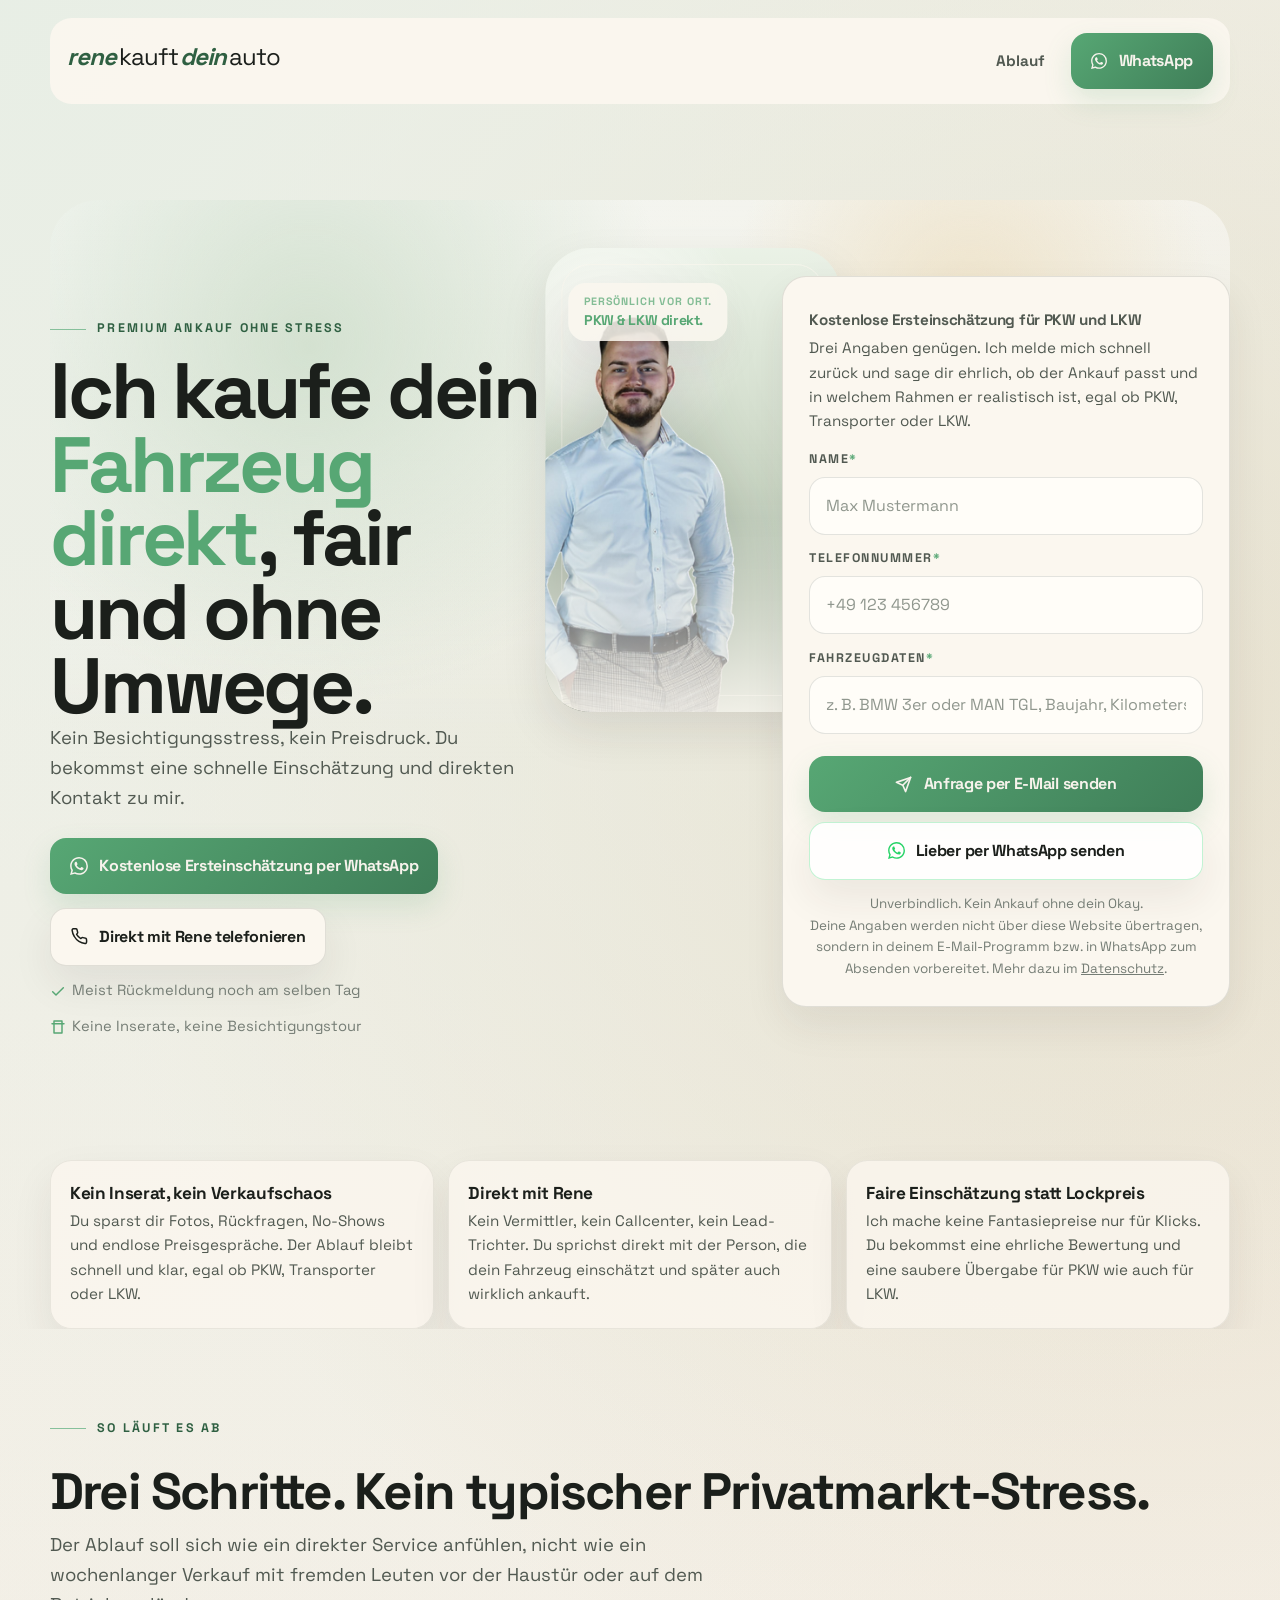
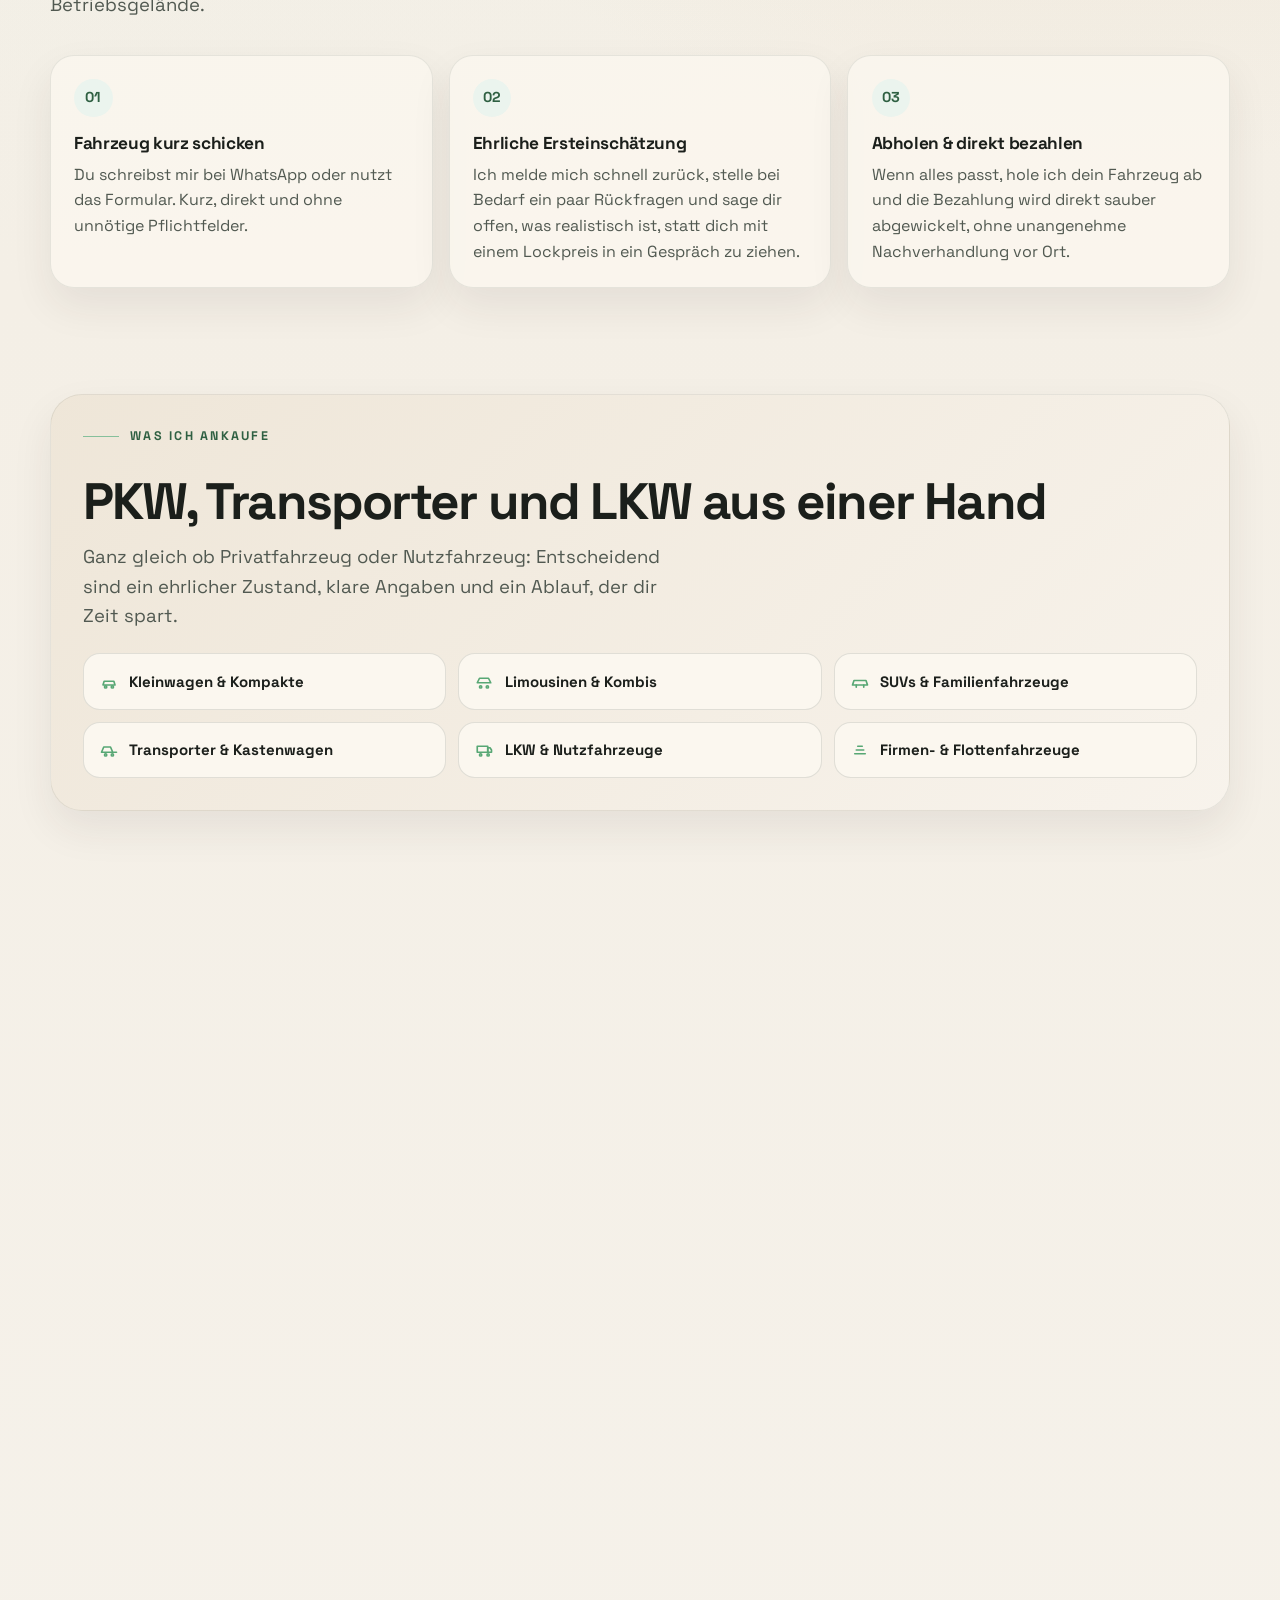
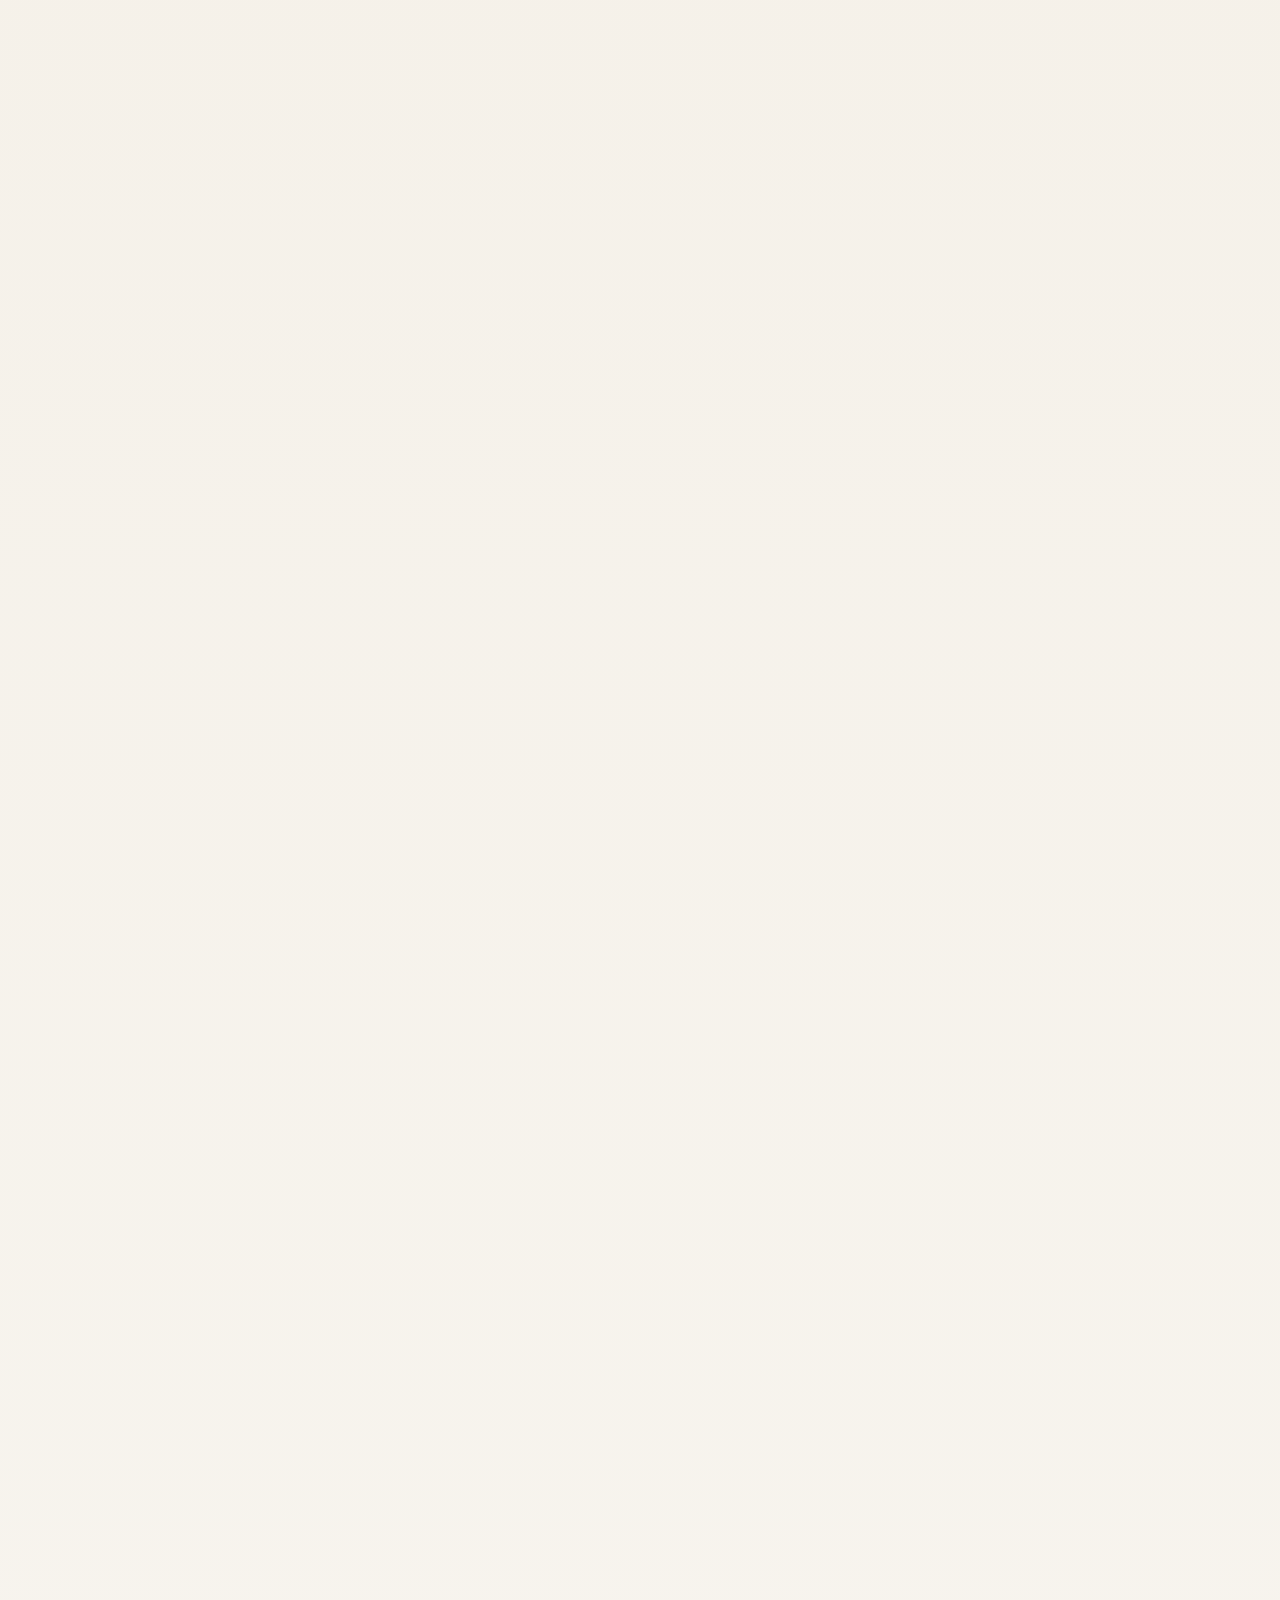
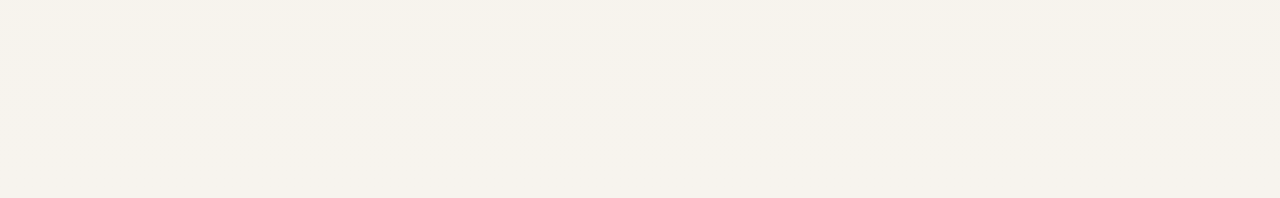
<file: index.html>
<!DOCTYPE html>
<html lang="de">
<head>
  <meta charset="UTF-8">
  <meta name="viewport" content="width=device-width, initial-scale=1.0">

  <title>PKW &amp; LKW direkt verkaufen | Rene kauft dein Fahrzeug</title>
  <meta name="description" content="PKW, Transporter und LKW direkt verkaufen: keine Inserate, schnelle Bewertung, Abholung vor Ort und direkte Zahlung. Jetzt unverbindlich anfragen.">
  <meta name="robots" content="index, follow">
  <meta name="theme-color" content="#57a774">
  <meta name="author" content="Rene Chris Almasi">
  <meta property="og:locale" content="de_DE">
  <meta name="geo.region" content="DE-BW">
  <meta name="geo.placename" content="Aldingen">
  <link rel="canonical" href="https://renekauftdeinauto.de/">
  <link rel="sitemap" type="application/xml" href="https://renekauftdeinauto.de/sitemap.xml">
  <meta http-equiv="Content-Security-Policy" content="default-src 'self'; script-src 'self' 'unsafe-inline'; style-src 'self' 'unsafe-inline'; img-src 'self' data:; font-src 'self'; connect-src 'none'; object-src 'none'; base-uri 'self'; form-action 'none'">
  <meta name="referrer" content="strict-origin-when-cross-origin">

  <meta property="og:type" content="website">
  <meta property="og:url" content="https://renekauftdeinauto.de/">
  <meta property="og:site_name" content="renekauftdeinauto">
  <meta property="og:title" content="PKW &amp; LKW direkt verkaufen | Rene kauft dein Fahrzeug">
  <meta property="og:description" content="PKW, Transporter und LKW direkt verkaufen: keine Inserate, schnelle Bewertung, Abholung vor Ort und direkte Zahlung.">
  <meta property="og:image" content="https://renekauftdeinauto.de/renekauftdeinauto-1400.png">
  <meta property="og:image:width" content="1400">
  <meta property="og:image:height" content="787">
  <meta property="og:image:alt" content="Rene Chris Almasi auf der Startseite von renekauftdeinauto.de">

  <meta name="twitter:card" content="summary_large_image">
  <meta name="twitter:title" content="PKW &amp; LKW direkt verkaufen | Rene kauft dein Fahrzeug">
  <meta name="twitter:description" content="PKW, Transporter und LKW direkt verkaufen: keine Inserate, schnelle Bewertung, Abholung vor Ort und direkte Zahlung.">
  <meta name="twitter:image" content="https://renekauftdeinauto.de/renekauftdeinauto-1400.png">
  <meta name="twitter:image:alt" content="Rene Chris Almasi auf der Startseite von renekauftdeinauto.de">

  <link rel="icon" type="image/svg+xml" href="data:image/svg+xml,%3Csvg xmlns='http://www.w3.org/2000/svg' viewBox='0 0 32 32'%3E%3Crect width='32' height='32' rx='7' fill='%2357a774'/%3E%3Ctext x='50%25' y='55%25' text-anchor='middle' dominant-baseline='middle' fill='%23f7f2e8' font-family='Georgia' font-weight='700' font-size='20'%3ER%3C/text%3E%3C/svg%3E">
  <link rel="preload" as="font" type="font/woff2" href="assets/fonts/space-grotesk-latin-wght-normal.woff2" crossorigin>
  <link rel="stylesheet" href="assets/css/fonts.css">
  <link rel="preload" as="image" href="renekauftdeinauto-1400.png" imagesrcset="renekauftdeinauto-900.png 900w, renekauftdeinauto-1400.png 1400w" imagesizes="(min-width: 980px) 23vw, (max-width: 719px) calc(100vw - 2rem), 24rem" fetchpriority="high">

  <script type="application/ld+json">
  {
    "@context": "https://schema.org",
    "@type": "AutoDealer",
    "name": "Rene Chris Almasi",
    "alternateName": "renekauftdeinauto",
    "description": "Ich kaufe dein Fahrzeug direkt an – vom PKW über Transporter bis zum LKW. Ohne Inseratsstress, mit schneller Einschätzung, Abholung vor Ort und direkter Bezahlung.",
    "url": "https://renekauftdeinauto.de/",
    "image": "https://renekauftdeinauto.de/renekauftdeinauto-1400.png",
    "telephone": "+491717778519",
    "email": "info@renekauftdeinauto.de",
    "address": {
      "@type": "PostalAddress",
      "streetAddress": "Langäckerstraße 25",
      "addressLocality": "Aldingen",
      "postalCode": "78554",
      "addressCountry": "DE"
    },
    "areaServed": { "@type": "Country", "name": "Deutschland" },
    "sameAs": ["https://www.youtube.com/@Rene.Almasi"]
  }
  </script>

  <style>
    *, *::before, *::after { box-sizing: border-box; }

    :root {
      --bg: #f4efe6;
      --bg-soft: #faf6ef;
      --surface: rgba(251, 247, 240, 0.84);
      --surface-strong: #fbf7ef;
      --surface-subtle: rgba(251, 247, 239, 0.72);
      --surface-overlay: rgba(250, 246, 239, 0.96);
      --surface-inverse: rgba(248, 243, 234, 0.1);
      --surface-inverse-strong: rgba(248, 243, 234, 0.16);
      --surface-tint: #ede5d7;
      --ink: #1b1f1b;
      --ink-soft: #515951;
      --ink-muted: #757d75;
      --line: rgba(31, 44, 33, 0.12);
      --line-strong: rgba(31, 44, 33, 0.2);
      --accent: #57a774;
      --accent-strong: #3f7e58;
      --accent-contrast: #2f6042;
      --accent-ink: #102116;
      --accent-soft: #f0faf3;
      --accent-glow: rgba(87, 167, 116, 0.2);
      --whatsapp: #25d366;
      --whatsapp-strong: #20c260;
      --youtube: #ff0000;
      --error: #af4332;
      --error-soft: rgba(175, 67, 50, 0.11);
      --shadow-soft: 0 18px 40px rgba(46, 43, 36, 0.08);
      --shadow-card: 0 20px 46px rgba(37, 34, 28, 0.1);
      --radius-lg: 2rem;
      --radius-md: 1.2rem;
      --radius-sm: 0.9rem;
      --max: 1180px;
      --ease: cubic-bezier(0.22, 1, 0.36, 1);
      --font-body: "Space Grotesk", "Segoe UI", sans-serif;
      --font-display: "Space Grotesk", "Segoe UI", sans-serif;
    }

    html {
      scroll-behavior: smooth;
      font-size: 16px;
    }

    body {
      margin: 0;
      min-width: 320px;
      font-family: var(--font-body);
      color: var(--ink);
      background:
        radial-gradient(circle at top left, rgba(231, 238, 229, 0.95), transparent 36%),
        radial-gradient(circle at 88% 14%, rgba(227, 217, 194, 0.82), transparent 24%),
        linear-gradient(180deg, #f6f1e8 0%, var(--bg) 38%, #f7f4ee 100%);
      line-height: 1.6;
      overflow-x: hidden;
      -webkit-font-smoothing: antialiased;
      text-rendering: optimizeLegibility;
    }

    img {
      display: block;
      max-width: 100%;
    }

    a, button, input, textarea {
      font: inherit;
    }

    a, button {
      transition:
        transform 180ms var(--ease),
        background-color 180ms var(--ease),
        border-color 180ms var(--ease),
        color 180ms var(--ease),
        box-shadow 180ms var(--ease),
        opacity 180ms var(--ease);
    }

    button {
      cursor: pointer;
      border: 0;
    }

    :focus-visible {
      outline: 2px solid var(--accent);
      outline-offset: 3px;
      border-radius: 0.5rem;
    }

    :focus:not(:focus-visible) {
      outline: none;
    }

    .skip-link {
      position: fixed;
      top: -4rem;
      left: 1.25rem;
      z-index: 1200;
      padding: 0.85rem 1rem;
      border-radius: 1rem;
      color: var(--bg-soft);
      background: var(--accent-strong);
      text-decoration: none;
      font-weight: 700;
    }

    .skip-link:focus {
      top: 1rem;
    }

    .sr-only {
      position: absolute;
      width: 1px;
      height: 1px;
      padding: 0;
      margin: -1px;
      overflow: hidden;
      clip: rect(0, 0, 0, 0);
      white-space: nowrap;
      border: 0;
    }

    .shell {
      width: min(calc(100% - 2rem), var(--max));
      margin: 0 auto;
    }

    .section {
      padding: clamp(4.5rem, 7vw, 7rem) 0;
      position: relative;
      z-index: 1;
    }

    @supports (content-visibility: auto) {
      .trust-strip,
      .section:not(#hero),
      footer {
        content-visibility: auto;
        contain-intrinsic-size: 760px;
      }
    }

    section[id],
    #anfrage {
      scroll-margin-top: 7.5rem;
    }

    .eyebrow,
    .section-label {
      display: inline-flex;
      align-items: center;
      gap: 0.7rem;
      margin-bottom: 1rem;
      color: var(--accent-contrast);
      font-size: 0.78rem;
      font-weight: 800;
      letter-spacing: 0.18em;
      text-transform: uppercase;
    }

    .eyebrow::before,
    .section-label::before {
      content: "";
      width: 2.25rem;
      height: 1px;
      background: color-mix(in srgb, var(--accent) 72%, white 28%);
    }

    h1,
    h2,
    h3,
    .form-title {
      margin: 0;
      color: var(--ink);
      text-wrap: balance;
    }

    h1 {
      font-family: var(--font-display);
      font-size: clamp(2.7rem, 6.2vw, 4.9rem);
      line-height: 0.94;
      font-weight: 700;
      letter-spacing: -0.04em;
    }

    h1 .accent {
      color: var(--accent);
      font-style: normal;
      font-weight: 700;
    }

    h2 {
      font-family: var(--font-display);
      font-size: clamp(2.4rem, 4vw, 4rem);
      line-height: 0.98;
      font-weight: 700;
      letter-spacing: -0.035em;
    }

    h3,
    .form-title {
      font-size: 1.08rem;
      line-height: 1.2;
      font-weight: 800;
      letter-spacing: -0.02em;
    }

    p {
      margin: 0;
      overflow-wrap: anywhere;
    }

    .lede {
      max-width: 38rem;
      font-size: clamp(1.06rem, 2vw, 1.16rem);
      color: var(--ink-soft);
    }

    header {
      position: sticky;
      top: 0;
      z-index: 1100;
      padding-top: 1rem;
      pointer-events: none;
    }

    header.scrolled .topbar {
      border-color: rgba(31, 44, 33, 0.12);
      box-shadow: var(--shadow-soft);
      background: var(--surface-overlay);
    }

    .topbar {
      width: min(calc(100% - 1.5rem), var(--max));
      margin: 0 auto;
      padding: 0.85rem 1rem;
      border: 1px solid transparent;
      border-radius: 1.35rem;
      background: var(--surface-overlay);
      pointer-events: auto;
    }

    nav {
      display: flex;
      align-items: center;
      justify-content: space-between;
      gap: 1rem;
    }

    .logo {
      display: inline-flex;
      align-items: baseline;
      gap: 0.15rem;
      min-height: 2.75rem;
      padding-block: 0.35rem;
      color: var(--ink);
      text-decoration: none;
      font-family: var(--font-display);
      font-size: 1.5rem;
      line-height: 1;
      letter-spacing: -0.04em;
    }

    .logo em {
      color: var(--accent-contrast);
      font-style: italic;
      font-weight: 700;
    }

    .nav-actions {
      display: inline-flex;
      align-items: center;
      gap: 0.65rem;
      min-width: 0;
    }

    .nav-link {
      display: inline-flex;
      align-items: center;
      justify-content: center;
      min-height: 2.75rem;
      padding: 0.75rem 1rem;
      color: var(--ink-soft);
      text-decoration: none;
      font-size: 0.95rem;
      font-weight: 700;
    }

    .nav-cta,
    .button-primary,
    .button-secondary,
    .button-inline {
      display: inline-flex;
      align-items: center;
      justify-content: center;
      gap: 0.7rem;
      min-height: 3.15rem;
      padding: 0.95rem 1.25rem;
      border-radius: 1rem;
      text-decoration: none;
      font-weight: 800;
      letter-spacing: -0.02em;
      white-space: nowrap;
    }

    .nav-cta,
    .button-primary {
      color: #f7f3ec;
      background: linear-gradient(135deg, var(--accent) 0%, var(--accent-strong) 100%);
      box-shadow: 0 12px 28px rgba(87, 167, 116, 0.18);
    }

    .button-primary:hover,
    .nav-cta:hover {
      transform: translateY(-1px);
      box-shadow: 0 18px 34px rgba(87, 167, 116, 0.22);
    }

    .button-secondary {
      color: var(--ink);
      background: var(--surface-strong);
      border: 1px solid var(--line);
      box-shadow: var(--shadow-soft);
    }

    .button-secondary:hover,
    .button-inline:hover {
      transform: translateY(-1px);
      border-color: var(--line-strong);
      color: var(--ink);
    }

    .button-inline {
      min-height: 2.75rem;
      padding: 0.35rem 0;
      gap: 0.45rem;
      border-radius: 0;
      color: var(--accent-contrast);
      background: transparent;
      text-decoration: none;
    }

    .icon-phone,
    .icon-arrow {
      flex-shrink: 0;
    }

    #hero {
      padding-top: 4.4rem;
      overflow: clip;
    }

    .hero-shell {
      position: relative;
      display: grid;
      gap: 0.95rem;
      align-items: start;
      padding: clamp(1rem, 2vw, 1.5rem) 0 0;
    }

    .hero-shell::before {
      content: "";
      position: absolute;
      inset: 0 0 auto;
      height: min(64vw, 31rem);
      background:
        radial-gradient(circle at 22% 26%, rgba(208, 223, 205, 0.9), transparent 36%),
        radial-gradient(circle at 78% 20%, rgba(238, 226, 200, 0.95), transparent 24%),
        linear-gradient(180deg, rgba(255, 255, 255, 0.45), rgba(255, 255, 255, 0));
      border-radius: clamp(1.8rem, 4vw, 3rem);
      pointer-events: none;
      z-index: -1;
    }

    .hero-media {
      position: relative;
      width: min(100%, 24rem);
      margin-inline: auto;
      min-height: 16.5rem;
      padding: 0.45rem 0 0;
    }

    .hero-portrait {
      position: relative;
      overflow: hidden;
      min-height: 16rem;
      border-radius: 2.3rem;
      background:
        radial-gradient(circle at 20% 18%, rgba(252, 251, 248, 0.95), transparent 32%),
        linear-gradient(180deg, rgba(233, 241, 230, 0.95) 0%, rgba(203, 215, 197, 0.95) 52%, rgba(170, 187, 167, 0.92) 100%);
      box-shadow: var(--shadow-card);
      isolation: isolate;
    }

    .hero-portrait::before {
      content: "";
      position: absolute;
      inset: 1rem;
      border-radius: 1.8rem;
      border: 1px solid rgba(251, 247, 239, 0.65);
      z-index: 0;
    }

    .hero-portrait::after {
      content: "";
      position: absolute;
      inset: auto -10% 0 -10%;
      height: 42%;
      background: linear-gradient(180deg, rgba(250, 247, 240, 0) 0%, rgba(250, 247, 240, 0.88) 100%);
      z-index: 1;
      pointer-events: none;
    }

    .hero-portrait img {
      position: absolute;
      left: 50%;
      right: auto;
      bottom: -0.7rem;
      width: auto;
      height: 22rem;
      max-width: none;
      z-index: 1;
      transform: translateX(-43%);
      filter: drop-shadow(0 18px 42px rgba(15, 28, 20, 0.22));
    }

    .hero-tag {
      position: absolute;
      left: 1.2rem;
      top: 1rem;
      z-index: 2;
      display: grid;
      gap: 0.22rem;
      padding: 0.75rem 0.95rem;
      max-width: 12rem;
      border-radius: 1.1rem;
      font-size: 0.78rem;
      font-weight: 800;
      letter-spacing: -0.01em;
      line-height: 1.25;
      text-align: left;
      color: var(--accent);
      background: rgba(251, 247, 239, 0.86);
      box-shadow: var(--shadow-soft);
    }

    .hero-tag-kicker {
      font-size: 0.67rem;
      font-weight: 700;
      letter-spacing: 0.08em;
      text-transform: uppercase;
      opacity: 0.72;
    }

    .hero-tag-copy {
      font-size: 0.88rem;
      font-weight: 800;
      letter-spacing: -0.03em;
    }

    .hero-shell > *,
    .why-layout > *,
    .videos-top > *,
    .closing-card > *,
    .footer-panel > *,
    .trust-card,
    .process-step,
    .ankauf-item,
    .why-item,
    .video-card,
    .video-copy,
    .form-card {
      min-width: 0;
    }

    .hero-copy {
      padding: 0 0.4rem;
    }

    .hero-copy p + p {
      margin-top: 0.8rem;
    }

    .hero-actions {
      display: grid;
      gap: 0.85rem;
      padding: 0 0.4rem;
    }

    .hero-helper {
      display: flex;
      flex-wrap: wrap;
      gap: 0.75rem 1rem;
      color: var(--ink-muted);
      font-size: 0.92rem;
    }

    .hero-helper span {
      display: inline-flex;
      align-items: center;
      gap: 0.4rem;
    }

    .hero-helper svg {
      color: var(--accent);
      flex-shrink: 0;
    }

    .hero-form {
      padding-top: 0.15rem;
    }

    .form-card {
      padding: 1.45rem;
      border: 1px solid var(--line);
      border-radius: 1.5rem;
      background: var(--surface-strong);
      box-shadow: var(--shadow-soft);
    }

    .form-head {
      margin-bottom: 1rem;
    }

    .form-head p {
      margin-top: 0.45rem;
      color: var(--ink-soft);
      font-size: 0.95rem;
    }

    .form-group {
      margin-bottom: 0.9rem;
    }

    label {
      display: block;
      margin-bottom: 0.45rem;
      color: var(--ink-soft);
      font-size: 0.78rem;
      font-weight: 800;
      letter-spacing: 0.12em;
      text-transform: uppercase;
    }

    .req-mark {
      color: var(--accent);
    }

    input, textarea {
      width: 100%;
      min-height: 3.25rem;
      padding: 0.95rem 1rem;
      border: 1px solid rgba(31, 44, 33, 0.12);
      border-radius: 1rem;
      color: var(--ink);
      background: #fffdf8;
      transition: border-color 180ms var(--ease), box-shadow 180ms var(--ease), background-color 180ms var(--ease);
    }

    input::placeholder,
    textarea::placeholder {
      color: #90978e;
    }

    input:focus,
    textarea:focus {
      border-color: rgba(87, 167, 116, 0.48);
      box-shadow: 0 0 0 4px rgba(87, 167, 116, 0.11);
      background: #fff;
      outline: none;
    }

    input.error,
    textarea.error {
      border-color: var(--error);
      box-shadow: 0 0 0 4px var(--error-soft);
    }

    .button-primary {
      width: 100%;
      margin-top: 0.5rem;
      border: 0;
    }

    .button-primary svg,
    .button-secondary svg,
    .button-inline svg,
    .nav-cta svg {
      flex-shrink: 0;
    }

    .button-secondary.is-whatsapp {
      border-color: rgba(37, 211, 102, 0.28);
      background: rgba(255, 255, 255, 0.88);
    }

    .button-secondary.is-whatsapp:hover {
      border-color: rgba(37, 211, 102, 0.44);
    }

    .hero-actions .button-primary,
    .hero-actions .button-secondary,
    .closing-actions .button-primary,
    .closing-actions .button-secondary,
    .closing-actions .button-inline {
      white-space: normal;
      text-align: center;
      overflow-wrap: anywhere;
    }

    .footer-contact a,
    .footer-legal a {
      overflow-wrap: anywhere;
    }

    .form-note {
      margin-top: 0.85rem;
      color: var(--ink-muted);
      font-size: 0.84rem;
      text-align: center;
    }

    .form-note a {
      color: inherit;
    }

    .form-send-alt {
      width: 100%;
      margin-top: 0.6rem;
    }

    .form-success-body a {
      color: var(--accent-contrast);
      font-weight: 700;
    }

    .field-error {
      display: flex;
      align-items: center;
      gap: 0.35rem;
      margin-top: 0.45rem;
      color: var(--error);
      font-size: 0.82rem;
      font-weight: 700;
    }

    .form-success {
      display: none;
      flex-direction: column;
      align-items: center;
      gap: 1rem;
      margin-top: 1rem;
      padding: 1.35rem;
      border: 1px solid rgba(87, 167, 116, 0.18);
      border-radius: 1.25rem;
      background: rgba(225, 235, 223, 0.7);
      text-align: center;
    }

    .form-success.show {
      display: flex;
    }

    .form-success-body strong {
      display: block;
      margin-bottom: 0.3rem;
      font-size: 1.05rem;
    }

    .form-success-body span {
      display: block;
      color: var(--ink-soft);
      font-size: 0.95rem;
    }

    .form-success-body span + span {
      margin-top: 0.6rem;
      font-size: 0.86rem;
    }

    .form-success-reset {
      margin-top: 0.7rem;
      color: var(--accent);
      background: transparent;
      font-weight: 800;
      text-decoration: underline;
      text-decoration-thickness: 0.08em;
      text-underline-offset: 0.16em;
    }

    form.form-submitted > :not(.form-success) {
      display: none !important;
    }

    .check-svg {
      width: 3rem;
      height: 3rem;
      stroke: var(--accent);
      stroke-width: 2.2;
      fill: none;
    }

    .check-circle {
      stroke-dasharray: 66;
      stroke-dashoffset: 66;
      animation: draw 0.55s var(--ease) forwards;
    }

    .check-path {
      stroke-dasharray: 20;
      stroke-dashoffset: 20;
      animation: draw 0.28s var(--ease) 0.32s forwards;
    }

    @keyframes draw {
      to { stroke-dashoffset: 0; }
    }

    .trust-strip {
      padding: 1.2rem 0 0;
    }

    .trust-strip .shell {
      position: relative;
      z-index: 2;
    }

    .trust-grid {
      display: grid;
      gap: 0.9rem;
    }

    .trust-card {
      padding: 1.35rem 1.2rem;
      border: 1px solid rgba(31, 44, 33, 0.08);
      border-radius: 1.35rem;
      background: rgba(251, 247, 239, 0.78);
      box-shadow: var(--shadow-soft);
    }

    .trust-card p {
      margin-top: 0.35rem;
      color: var(--ink-soft);
      font-size: 0.95rem;
    }

    .section-header {
      display: grid;
      gap: 0.8rem;
      margin-bottom: 2.2rem;
    }

    .section-header .lede {
      max-width: 42rem;
    }

    #prozess .process-grid {
      display: grid;
      gap: 1rem;
    }

    .process-step {
      padding: 1.45rem;
      border-radius: 1.5rem;
      background: rgba(251, 247, 239, 0.76);
      border: 1px solid rgba(31, 44, 33, 0.09);
      box-shadow: var(--shadow-soft);
    }

    .step-index {
      display: inline-flex;
      align-items: center;
      justify-content: center;
      width: 2.4rem;
      height: 2.4rem;
      margin-bottom: 1rem;
      border-radius: 50%;
      color: var(--accent-contrast);
      background: color-mix(in srgb, var(--accent) 12%, white 88%);
      font-weight: 900;
      font-size: 0.9rem;
    }

    .process-step p {
      margin-top: 0.5rem;
      color: var(--ink-soft);
    }

    #ankauf-typen {
      padding-top: 1rem;
    }

    .ankauf-panel {
      padding: clamp(1.5rem, 4vw, 2rem);
      border-radius: 2rem;
      background:
        linear-gradient(135deg, rgba(237, 229, 215, 0.92) 0%, rgba(247, 243, 236, 0.92) 100%);
      border: 1px solid rgba(31, 44, 33, 0.08);
      box-shadow: var(--shadow-soft);
    }

    .ankauf-top {
      display: grid;
      gap: 0.9rem;
      margin-bottom: 1.4rem;
    }

    .ankauf-grid {
      display: grid;
      grid-template-columns: repeat(2, minmax(0, 1fr));
      gap: 0.75rem;
    }

    .ankauf-item {
      display: inline-flex;
      align-items: center;
      gap: 0.7rem;
      padding: 0.95rem 1rem;
      border-radius: 1.05rem;
      background: var(--surface-strong);
      border: 1px solid var(--line);
      color: var(--ink);
      font-weight: 700;
      font-size: 0.94rem;
    }

    .ankauf-item svg {
      color: var(--accent);
      flex-shrink: 0;
    }

    #vorteile {
      padding-top: 2.5rem;
    }

    .why-layout {
      display: grid;
      gap: 1rem;
    }

    .why-intro {
      padding-right: 0.4rem;
    }

    .why-list {
      display: grid;
      gap: 1rem;
    }

    .why-item {
      padding: 1.4rem 1.25rem;
      border-radius: 1.4rem;
      border: 1px solid rgba(31, 44, 33, 0.08);
      background: rgba(251, 247, 239, 0.74);
      box-shadow: var(--shadow-soft);
    }

    .why-item p {
      margin-top: 0.45rem;
      color: var(--ink-soft);
    }

    .why-kicker {
      display: inline-block;
      margin-bottom: 0.75rem;
      color: var(--ink-muted);
      font-size: 0.8rem;
      font-weight: 800;
      letter-spacing: 0.12em;
      text-transform: uppercase;
    }

    #videos .videos-top {
      display: grid;
      gap: 1rem;
      margin-bottom: 1.6rem;
    }

    .videos-top .button-inline {
      width: fit-content;
    }

    .video-grid {
      display: grid;
      gap: 1rem;
    }

    .video-card {
      display: grid;
      overflow: hidden;
      border-radius: 1.9rem;
      text-decoration: none;
      color: inherit;
      background: #141514;
      box-shadow: var(--shadow-card);
    }

    .video-card:hover {
      transform: translateY(-2px);
    }

    .video-media {
      position: relative;
      min-height: 16rem;
      background:
        linear-gradient(180deg, rgba(32, 32, 28, 0.18), rgba(12, 12, 12, 0.62)),
        linear-gradient(135deg, #6b7c6c 0%, #28352f 65%, #151716 100%);
      background-size: cover;
      background-position: center;
      isolation: isolate;
    }

    .video-media img {
      position: absolute;
      inset: 0;
      width: 100%;
      height: 100%;
      object-fit: cover;
      z-index: -1;
    }

    .video-media::before {
      content: "";
      position: absolute;
      inset: 0;
      background: linear-gradient(180deg, rgba(32, 32, 28, 0.22), rgba(12, 12, 12, 0.66));
      z-index: 0;
    }

    .video-media::after {
      content: "";
      position: absolute;
      inset: auto 0 0;
      height: 48%;
      background: linear-gradient(180deg, rgba(16, 16, 14, 0) 0%, rgba(16, 16, 14, 0.78) 100%);
      z-index: 0;
    }

    .play-badge {
      position: absolute;
      left: 50%;
      top: 50%;
      width: 3rem;
      height: 3rem;
      border-radius: 50%;
      display: flex;
      align-items: center;
      justify-content: center;
      color: #f7f3ec;
      background: rgba(87, 167, 116, 0.88);
      box-shadow: 0 12px 24px rgba(20, 20, 18, 0.3);
      z-index: 1;
      transform: translate(-50%, -50%);
    }

    .video-copy {
      padding: 1.2rem 1.25rem 1.35rem;
      background: #151715;
      color: #f6f1e8;
    }

    .video-copy h3 {
      color: #f6f1e8;
    }

    .video-copy p {
      margin-top: 0.45rem;
      color: rgba(246, 241, 232, 0.72);
    }

    #contact .closing-card {
      display: grid;
      gap: 1.3rem;
      padding: clamp(1.6rem, 4vw, 2.3rem);
      border-radius: clamp(1.8rem, 4vw, 2.5rem);
      color: var(--bg-soft);
      background:
        radial-gradient(circle at 86% 16%, rgba(238, 226, 194, 0.2), transparent 22%),
        radial-gradient(circle at 14% 18%, rgba(193, 224, 200, 0.24), transparent 25%),
        linear-gradient(135deg, var(--accent-strong) 0%, var(--accent) 42%, var(--accent-contrast) 100%);
      box-shadow: 0 24px 58px rgba(16, 30, 22, 0.18);
    }

    .closing-card h2,
    .closing-card h3 {
      color: var(--bg-soft);
    }

    .closing-card p {
      color: rgba(248, 243, 234, 0.78);
    }

    .closing-actions {
      display: grid;
      gap: 0.8rem;
      align-content: start;
    }

    .closing-card .button-primary {
      width: auto;
      min-height: 4rem;
      margin-top: 0;
      padding: 1rem;
      border-radius: 1.05rem;
      color: var(--ink);
      background: var(--surface-strong);
      border: 1px solid rgba(248, 243, 234, 0.22);
      box-shadow: 0 12px 24px rgba(17, 44, 29, 0.16);
    }

    .closing-card .button-secondary {
      min-height: 4rem;
      padding: 1rem;
      border-radius: 1.05rem;
      color: var(--bg-soft);
      background: var(--surface-inverse);
      border-color: var(--surface-inverse-strong);
      box-shadow: none;
    }

    .closing-card .button-inline {
      min-height: 4rem;
      padding: 1rem;
      border-radius: 1.05rem;
      justify-content: center;
      color: var(--bg-soft);
      background: var(--surface-inverse);
      border: 1px solid var(--surface-inverse-strong);
      box-shadow: none;
      font-weight: 800;
      white-space: normal;
      text-align: center;
      line-height: 1.2;
    }

    .closing-card .button-inline:hover {
      color: var(--bg-soft);
      background: var(--surface-inverse-strong);
      border-color: rgba(248, 243, 234, 0.26);
    }

    footer {
      padding: 2.6rem 0 3rem;
    }

    .footer-panel {
      display: grid;
      gap: 1.6rem;
      padding: 1.8rem;
      border-radius: 2rem;
      background: var(--surface-strong);
      border: 1px solid rgba(31, 44, 33, 0.08);
      box-shadow: var(--shadow-soft);
    }

    .footer-brand p {
      margin-top: 0.5rem;
      color: var(--ink-soft);
    }

    .footer-contact,
    .footer-legal {
      display: grid;
      gap: 0.55rem;
    }

    .footer-contact a,
    .footer-legal a {
      display: inline-flex;
      align-items: center;
      gap: 0.55rem;
      min-height: 2.75rem;
      color: var(--ink-soft);
      text-decoration: none;
      background: transparent;
      padding: 0;
      border: 0;
      text-align: left;
    }

    .footer-contact a:hover,
    .footer-legal a:hover {
      color: var(--ink);
    }

    .footer-bottom {
      padding-top: 1.2rem;
      color: var(--ink-muted);
      font-size: 0.86rem;
    }

    .wa-float {
      position: fixed;
      right: 1rem;
      bottom: 1rem;
      z-index: 1050;
      display: inline-flex;
      align-items: center;
      gap: 0.55rem;
      padding: 0.9rem 1.05rem;
      border-radius: 1rem;
      color: var(--accent-ink);
      background: linear-gradient(135deg, var(--whatsapp) 0%, var(--whatsapp-strong) 100%);
      box-shadow: 0 18px 34px rgba(37, 211, 102, 0.28);
      text-decoration: none;
      font-weight: 900;
      transition:
        transform 180ms var(--ease),
        opacity 180ms var(--ease),
        background-color 180ms var(--ease),
        box-shadow 180ms var(--ease);
    }

    .wa-float:hover {
      transform: translateY(-1px);
    }

    .wa-float.is-hidden {
      opacity: 0;
      pointer-events: none;
      transform: translateY(0.75rem);
    }

    .section-label.is-inverse {
      color: rgba(248, 243, 234, 0.82);
    }

    .section-label.is-inverse::before {
      background: rgba(248, 243, 234, 0.38);
    }

    .lede.is-inverse {
      max-width: 34rem;
      color: rgba(248, 243, 234, 0.82);
    }

    .social-icon-whatsapp {
      color: var(--whatsapp);
    }

    .social-icon-youtube {
      color: var(--youtube);
    }

    @media (min-width: 720px) {
      .trust-grid,
      .process-grid,
      .closing-actions {
        grid-template-columns: repeat(3, minmax(0, 1fr));
      }

      .ankauf-grid {
        grid-template-columns: repeat(3, minmax(0, 1fr));
      }

      .video-grid {
        grid-template-columns: repeat(2, minmax(0, 1fr));
      }

      .footer-panel {
        grid-template-columns: 1.3fr 1fr 0.8fr;
        align-items: start;
      }
    }

    @media (min-width: 720px) and (max-width: 979px) {
      .hero-media {
        width: min(100%, 30rem);
      }

      .hero-portrait {
        min-height: 23.75rem;
      }

      .hero-portrait img {
        left: 50%;
        right: auto;
        bottom: 0;
        height: 23.4rem;
        transform: translateX(-50%);
      }

      .hero-tag {
        top: 1.6rem;
        transform: none;
      }
    }

    @media (min-width: 980px) {
      header {
        padding-top: 1.15rem;
      }

      #hero {
        padding-top: 6rem;
      }

      .hero-shell {
        grid-template-columns: minmax(0, 1.05fr) minmax(22rem, 28rem);
        grid-template-areas:
          "copy form"
          "actions form";
        gap: 1.1rem 5.6rem;
        min-height: 40rem;
        padding: 3.2rem 0 2rem;
      }

      .hero-shell::before {
        height: 35rem;
      }

      .hero-media {
        position: absolute;
        inset: 3rem auto auto 43.5%;
        width: min(21.25rem, 23vw);
        min-height: 0;
        padding: 0;
        transform: translateX(-6%);
        pointer-events: none;
      }

      .hero-portrait {
        min-height: 29rem;
        border-radius: 2.8rem;
      }

      .hero-portrait img {
        left: 40%;
        right: auto;
        bottom: 0;
        height: 27.5rem;
        transform: translateX(-50%);
      }

      .hero-tag {
        left: 1.45rem;
        top: 2.2rem;
      }

      .hero-copy {
        grid-area: copy;
        max-width: 31rem;
        padding: 3.8rem 0 0;
      }

      .hero-actions {
        grid-area: actions;
        max-width: 28rem;
        padding: 0;
        align-self: start;
      }

      .hero-actions .button-primary,
      .hero-actions .button-secondary {
        width: fit-content;
      }

      .hero-form {
        grid-area: form;
        position: relative;
        z-index: 3;
        justify-self: end;
        max-width: 28rem;
        width: 100%;
        padding-top: 1.6rem;
      }

      .form-card {
        padding: 1.65rem;
      }

      .trust-strip {
        margin-top: -1.2rem;
      }

      #prozess .process-grid {
        grid-template-columns: repeat(3, minmax(0, 1fr));
      }

      .why-layout {
        grid-template-columns: minmax(0, 0.95fr) minmax(0, 1.2fr);
        align-items: start;
      }

      .section-header {
        grid-template-columns: minmax(0, 1fr);
      }

      #videos .videos-top {
        grid-template-columns: minmax(0, 1fr) auto;
        align-items: end;
      }

      .closing-card {
        grid-template-columns: minmax(0, 1.2fr) minmax(0, 0.95fr);
        align-items: center;
      }
    }

    @media (max-width: 979px) {
      .nav-link {
        display: none;
      }
    }

    @media (max-width: 719px) {
      header {
        padding-top: 0.6rem;
      }

      .topbar {
        padding: 0.7rem 0.8rem;
      }

      #hero {
        padding-top: 3rem;
      }

      .section {
        padding: 4rem 0;
      }

      h1 {
        font-size: 2.14rem;
        line-height: 0.98;
      }

      .lede {
        font-size: 1rem;
      }

      .button-primary,
      .button-secondary {
        width: 100%;
      }

      .button-primary,
      .button-secondary {
        min-height: 2.95rem;
      }

      .hero-shell {
        gap: 0.55rem;
      }

      .hero-media {
        width: min(100%, 21.75rem);
      }

      .hero-portrait {
        min-height: 18rem;
      }

      .hero-portrait img {
        left: 52%;
        right: auto;
        bottom: 0;
        height: 19.2rem;
        transform: translateX(-50%);
      }

      .hero-tag {
        display: grid;
        gap: 0.26rem;
        top: 36%;
        left: 1.3rem;
        right: auto;
        bottom: auto;
        max-width: 9.1rem;
        padding: 0;
        border-radius: 0;
        font-size: 0.68rem;
        letter-spacing: 0.01em;
        transform: translateY(-50%);
        background: transparent;
        box-shadow: none;
      }

      .hero-copy {
        padding: 0 0.2rem;
      }

      .hero-actions {
        gap: 0.65rem;
        padding: 0 0.2rem;
      }

      .hero-actions .button-secondary,
      .hero-helper {
        display: none;
      }

      .hero-form .form-card {
        padding: 1.1rem;
      }

      .closing-card .button-primary,
      .closing-card .button-secondary,
      .closing-card .button-inline {
        width: 100%;
      }

      .hero-actions .button-inline {
        width: fit-content;
      }

      .nav-cta {
        min-height: 2.65rem;
        padding-inline: 1rem;
        font-size: 0.94rem;
        max-width: min(100%, 10.75rem);
        white-space: normal;
        line-height: 1.15;
        text-align: center;
      }

      .nav-actions {
        flex: 0 1 auto;
        justify-content: flex-end;
        max-width: 52vw;
      }

      .wa-float {
        right: 0.8rem;
        width: 3.35rem;
        min-height: 3.35rem;
        padding: 0;
        border-radius: 999px;
        justify-content: center;
        gap: 0;
        font-size: 0;
      }

      .wa-float:not(.is-visible) {
        display: none;
      }

      .wa-float svg {
        width: 1.15rem;
        height: 1.15rem;
      }

      .play-badge {
        left: 50%;
        top: 50%;
        transform: translate(-50%, -50%);
      }
    }

    @media (max-width: 479px) {
      .shell,
      .topbar {
        width: min(calc(100% - 1.1rem), var(--max));
      }

      .logo {
        font-size: 1.3rem;
      }

      .nav-cta {
        padding-inline: 0.85rem;
        font-size: 0.88rem;
        max-width: min(100%, 9.5rem);
      }

      .hero-portrait {
        min-height: 14rem;
        border-radius: 2rem;
      }

      .hero-portrait img {
        left: 52%;
        right: auto;
        bottom: 0;
        height: 15.4rem;
        transform: translateX(-50%);
      }

      .hero-portrait::before {
        inset: 0.72rem;
        opacity: 0.42;
      }

      .hero-tag {
        left: 1.05rem;
        max-width: 7.8rem;
        font-size: 0.64rem;
      }

      .hero-tag-kicker {
        display: inline-flex;
        align-items: center;
        gap: 0.32rem;
        font-size: 0.52rem;
        letter-spacing: 0.16em;
      }

      .hero-tag-kicker::before {
        content: "";
        width: 1.15rem;
        height: 1px;
        background: currentColor;
        opacity: 0.45;
      }

      .hero-tag-copy {
        font-size: 0.98rem;
        line-height: 1.03;
      }

      .hero-copy .eyebrow {
        margin-bottom: 0.75rem;
      }

      .hero-copy .lede {
        max-width: none;
      }

      .form-card,
      .trust-card,
      .process-step,
      .why-item,
      .footer-panel {
        padding-left: 1rem;
        padding-right: 1rem;
      }

      .ankauf-grid {
        grid-template-columns: 1fr;
      }
    }

    @media (prefers-reduced-motion: reduce) {
      *, *::before, *::after {
        animation-duration: 0.01ms !important;
        animation-iteration-count: 1 !important;
        transition-duration: 0.01ms !important;
        scroll-behavior: auto !important;
      }
    }
  </style>
</head>
<body>
  <a href="#main-content" class="skip-link">Zum Inhalt springen</a>

  <header id="site-header">
    <div class="topbar">
      <nav aria-label="Hauptnavigation">
        <a href="/" class="logo" rel="home"><em>rene</em>kauft<em>dein</em>auto</a>
        <div class="nav-actions">
          <a href="#prozess" class="nav-link">Ablauf</a>
          <a href="https://wa.me/491717778519" target="_blank" rel="noopener noreferrer" class="nav-cta">
            <svg width="16" height="16" viewBox="0 0 24 24" fill="currentColor" aria-hidden="true">
              <path d="M17.472 14.382c-.297-.149-1.758-.867-2.03-.967-.273-.099-.471-.148-.67.15-.197.297-.767.966-.94 1.164-.173.199-.347.223-.644.075-.297-.15-1.255-.463-2.39-1.475-.883-.788-1.48-1.761-1.653-2.059-.173-.297-.018-.458.13-.606.134-.133.298-.347.446-.52.149-.174.198-.298.298-.497.099-.198.05-.371-.025-.52-.075-.149-.669-1.612-.916-2.207-.242-.579-.487-.5-.669-.51-.173-.008-.371-.01-.57-.01-.198 0-.52.074-.792.372-.272.297-1.04 1.016-1.04 2.479 0 1.462 1.065 2.875 1.213 3.074.149.198 2.096 3.2 5.077 4.487.709.306 1.262.489 1.694.625.712.227 1.36.195 1.871.118.571-.085 1.758-.719 2.006-1.413.248-.694.248-1.289.173-1.413-.074-.124-.272-.198-.57-.347m-5.421 7.403h-.004a9.87 9.87 0 0 1-5.031-1.378l-.361-.214-3.741.982.998-3.648-.235-.374a9.86 9.86 0 0 1-1.51-5.26c.001-5.45 4.436-9.884 9.888-9.884 2.64 0 5.122 1.03 6.988 2.898a9.825 9.825 0 0 1 2.893 6.994c-.003 5.45-4.437 9.884-9.885 9.884m8.413-18.297A11.815 11.815 0 0 0 12.05 0C5.495 0 .16 5.335.157 11.892c0 2.096.547 4.142 1.588 5.945L.057 24l6.305-1.654a11.882 11.882 0 0 0 5.683 1.448h.005c6.554 0 11.89-5.335 11.893-11.893a11.821 11.821 0 0 0-3.48-8.413z"/>
            </svg>
            WhatsApp
          </a>
        </div>
      </nav>
    </div>
  </header>

  <main id="main-content">
    <section id="hero" class="section" aria-labelledby="hero-heading">
      <div class="shell">
        <div class="hero-shell">
          <div class="hero-media">
            <div class="hero-portrait">
              <div class="hero-tag">
                <span class="hero-tag-kicker">Persönlich vor Ort.</span>
                <span class="hero-tag-copy">PKW &amp; LKW direkt.</span>
              </div>
              <img src="renekauftdeinauto-1400.png" srcset="renekauftdeinauto-900.png 900w, renekauftdeinauto-1400.png 1400w" sizes="(min-width: 980px) 23vw, (max-width: 719px) calc(100vw - 2rem), 24rem" width="1400" height="787" alt="Rene Chris Almasi – dein persönlicher Fahrzeugankäufer" loading="eager" decoding="async" fetchpriority="high">
            </div>
          </div>

          <div class="hero-copy">
            <div class="eyebrow">Premium Ankauf ohne Stress</div>
            <h1 id="hero-heading">Ich kaufe dein <span class="accent">Fahrzeug direkt</span>, fair und ohne Umwege.</h1>
            <p class="lede">Kein Besichtigungsstress, kein Preisdruck. Du bekommst eine schnelle Einschätzung und direkten Kontakt zu mir.</p>
          </div>

          <div class="hero-actions">
            <a href="https://wa.me/491717778519" target="_blank" rel="noopener noreferrer" class="button-primary">
              <svg width="18" height="18" viewBox="0 0 24 24" fill="currentColor" aria-hidden="true">
                <path d="M17.472 14.382c-.297-.149-1.758-.867-2.03-.967-.273-.099-.471-.148-.67.15-.197.297-.767.966-.94 1.164-.173.199-.347.223-.644.075-.297-.15-1.255-.463-2.39-1.475-.883-.788-1.48-1.761-1.653-2.059-.173-.297-.018-.458.13-.606.134-.133.298-.347.446-.52.149-.174.198-.298.298-.497.099-.198.05-.371-.025-.52-.075-.149-.669-1.612-.916-2.207-.242-.579-.487-.5-.669-.51-.173-.008-.371-.01-.57-.01-.198 0-.52.074-.792.372-.272.297-1.04 1.016-1.04 2.479 0 1.462 1.065 2.875 1.213 3.074.149.198 2.096 3.2 5.077 4.487.709.306 1.262.489 1.694.625.712.227 1.36.195 1.871.118.571-.085 1.758-.719 2.006-1.413.248-.694.248-1.289.173-1.413-.074-.124-.272-.198-.57-.347m-5.421 7.403h-.004a9.87 9.87 0 0 1-5.031-1.378l-.361-.214-3.741.982.998-3.648-.235-.374a9.86 9.86 0 0 1-1.51-5.26c.001-5.45 4.436-9.884 9.888-9.884 2.64 0 5.122 1.03 6.988 2.898a9.825 9.825 0 0 1 2.893 6.994c-.003 5.45-4.437 9.884-9.885 9.884m8.413-18.297A11.815 11.815 0 0 0 12.05 0C5.495 0 .16 5.335.157 11.892c0 2.096.547 4.142 1.588 5.945L.057 24l6.305-1.654a11.882 11.882 0 0 0 5.683 1.448h.005c6.554 0 11.89-5.335 11.893-11.893a11.821 11.821 0 0 0-3.48-8.413z"/>
              </svg>
              Kostenlose Ersteinschätzung per WhatsApp
            </a>
            <a href="tel:+491717778519" class="button-secondary">
              <svg class="icon-phone" width="17" height="17" viewBox="0 0 24 24" fill="none" stroke="currentColor" stroke-width="2.1" stroke-linecap="round" stroke-linejoin="round" aria-hidden="true">
                <path d="M22 16.92v3a2 2 0 0 1-2.18 2 19.79 19.79 0 0 1-8.63-3.07A19.5 19.5 0 0 1 4.69 12 19.79 19.79 0 0 1 1.61 3.41 2 2 0 0 1 3.6 1h3a2 2 0 0 1 2 1.72c.127.96.361 1.903.7 2.81a2 2 0 0 1-.45 2.11L7.91 8.95a16 16 0 0 0 6 6l.95-.96a2 2 0 0 1 2.11-.45c.907.339 1.85.573 2.81.7A2 2 0 0 1 21.72 16.92z"/>
              </svg>
              Direkt mit Rene telefonieren
            </a>
            <div class="hero-helper">
              <span>
                <svg width="16" height="16" viewBox="0 0 24 24" fill="none" stroke="currentColor" stroke-width="2.2" stroke-linecap="round" stroke-linejoin="round" aria-hidden="true"><path d="M20 7 9 18l-5-5"/></svg>
                Meist Rückmeldung noch am selben Tag
              </span>
              <span>
                <svg width="16" height="16" viewBox="0 0 24 24" fill="none" stroke="currentColor" stroke-width="2.2" stroke-linecap="round" stroke-linejoin="round" aria-hidden="true"><path d="M3 7h18M6 3h12v18H6z"/></svg>
                Keine Inserate, keine Besichtigungstour
              </span>
            </div>
          </div>

          <div class="hero-form">
            <div class="form-card" id="anfrage">
              <div class="form-head">
                <p class="form-title">Kostenlose Ersteinschätzung für PKW und LKW</p>
                <p>Drei Angaben genügen. Ich melde mich schnell zurück und sage dir ehrlich, ob der Ankauf passt und in welchem Rahmen er realistisch ist, egal ob PKW, Transporter oder LKW.</p>
              </div>
              <form onsubmit="handleSubmit(event, 'heroOk')" novalidate>
                <div class="form-group">
                  <label for="h-name">Name<span class="req-mark" aria-hidden="true">*</span></label>
                  <input type="text" id="h-name" name="name" placeholder="Max Mustermann" required aria-required="true" autocomplete="name" maxlength="100">
                </div>
                <div class="form-group">
                  <label for="h-phone">Telefonnummer<span class="req-mark" aria-hidden="true">*</span></label>
                  <input type="tel" id="h-phone" name="phone" placeholder="+49 123 456789" required aria-required="true" autocomplete="tel" maxlength="30">
                </div>
                <div class="form-group">
                  <label for="h-car">Fahrzeugdaten<span class="req-mark" aria-hidden="true">*</span></label>
                  <input type="text" id="h-car" name="car" placeholder="z. B. BMW 3er oder MAN TGL, Baujahr, Kilometerstand, Zustand" required aria-required="true" autocomplete="off" maxlength="200">
                </div>
                <button type="submit" class="button-primary" value="email">
                  <svg width="17" height="17" viewBox="0 0 24 24" fill="none" stroke="currentColor" stroke-width="2.3" stroke-linecap="round" stroke-linejoin="round" aria-hidden="true"><line x1="22" y1="2" x2="11" y2="13"/><polygon points="22 2 15 22 11 13 2 9 22 2"/></svg>
                  Anfrage per E-Mail senden
                </button>
                <button type="submit" class="button-secondary is-whatsapp form-send-alt" value="whatsapp">
                  <svg class="social-icon-whatsapp" width="17" height="17" viewBox="0 0 24 24" fill="currentColor" aria-hidden="true"><path d="M17.472 14.382c-.297-.149-1.758-.867-2.03-.967-.273-.099-.471-.148-.67.15-.197.297-.767.966-.94 1.164-.173.199-.347.223-.644.075-.297-.15-1.255-.463-2.39-1.475-.883-.788-1.48-1.761-1.653-2.059-.173-.297-.018-.458.13-.606.134-.133.298-.347.446-.52.149-.174.198-.298.298-.497.099-.198.05-.371-.025-.52-.075-.149-.669-1.612-.916-2.207-.242-.579-.487-.5-.669-.51-.173-.008-.371-.01-.57-.01-.198 0-.52.074-.792.372-.272.297-1.04 1.016-1.04 2.479 0 1.462 1.065 2.875 1.213 3.074.149.198 2.096 3.2 5.077 4.487.709.306 1.262.489 1.694.625.712.227 1.36.195 1.871.118.571-.085 1.758-.719 2.006-1.413.248-.694.248-1.289.173-1.413-.074-.124-.272-.198-.57-.347m-5.421 7.403h-.004a9.87 9.87 0 0 1-5.031-1.378l-.361-.214-3.741.982.998-3.648-.235-.374a9.86 9.86 0 0 1-1.51-5.26c.001-5.45 4.436-9.884 9.888-9.884 2.64 0 5.122 1.03 6.988 2.898a9.825 9.825 0 0 1 2.893 6.994c-.003 5.45-4.437 9.884-9.885 9.884m8.413-18.297A11.815 11.815 0 0 0 12.05 0C5.495 0 .16 5.335.157 11.892c0 2.096.547 4.142 1.588 5.945L.057 24l6.305-1.654a11.882 11.882 0 0 0 5.683 1.448h.005c6.554 0 11.89-5.335 11.893-11.893a11.821 11.821 0 0 0-3.48-8.413z"/></svg>
                  Lieber per WhatsApp senden
                </button>
                <noscript><p class="form-note">Das Formular benötigt JavaScript. Schreib mir alternativ direkt an <a href="mailto:info@renekauftdeinauto.de">info@renekauftdeinauto.de</a> oder ruf an: <a href="tel:+491717778519">0171 7778519</a>.</p></noscript>
                <p class="form-note">Unverbindlich. Kein Ankauf ohne dein Okay.<br>Deine Angaben werden nicht über diese Website übertragen, sondern in deinem E-Mail-Programm bzw. in WhatsApp zum Absenden vorbereitet. Mehr dazu im <a href="datenschutz.html#anfrageformular">Datenschutz</a>.</p>
                <div id="heroOk" class="form-success" role="alert" aria-live="assertive">
                  <svg class="check-svg" viewBox="0 0 28 28" aria-hidden="true">
                    <circle class="check-circle" cx="14" cy="14" r="12" stroke-linecap="round"/>
                    <path class="check-path" d="M8 14l4 4 8-8" stroke-linecap="round" stroke-linejoin="round"/>
                  </svg>
                  <div class="form-success-body">
                    <strong>Fast geschafft!</strong>
                    <span data-success-text>Deine Nachricht ist vorbereitet. Bitte sende sie jetzt noch ab.</span>
                    <span>Nichts hat sich geöffnet? Schreib direkt an <a href="mailto:info@renekauftdeinauto.de">info@renekauftdeinauto.de</a> oder ruf an: <a href="tel:+491717778519">0171 7778519</a>.</span>
                    <button type="button" class="form-success-reset" onclick="resetForm(this)">Zurück zum Formular</button>
                  </div>
                </div>
              </form>
            </div>
          </div>
        </div>
      </div>
    </section>

    <section class="trust-strip" aria-labelledby="trust-heading">
      <div class="shell">
        <h2 id="trust-heading" class="sr-only">Drei klare Vorteile beim Fahrzeugankauf mit Rene Chris Almasi</h2>
        <div class="trust-grid">
          <article class="trust-card">
            <h3>Kein Inserat, kein Verkaufschaos</h3>
            <p>Du sparst dir Fotos, Rückfragen, No-Shows und endlose Preisgespräche. Der Ablauf bleibt schnell und klar, egal ob PKW, Transporter oder LKW.</p>
          </article>
          <article class="trust-card">
            <h3>Direkt mit Rene</h3>
            <p>Kein Vermittler, kein Callcenter, kein Lead-Trichter. Du sprichst direkt mit der Person, die dein Fahrzeug einschätzt und später auch wirklich ankauft.</p>
          </article>
          <article class="trust-card">
            <h3>Faire Einschätzung statt Lockpreis</h3>
            <p>Ich mache keine Fantasiepreise nur für Klicks. Du bekommst eine ehrliche Bewertung und eine saubere Übergabe für PKW wie auch für LKW.</p>
          </article>
        </div>
      </div>
    </section>

    <section id="prozess" class="section" aria-labelledby="prozess-heading">
      <div class="shell">
        <div class="section-header">
          <div class="section-label">So läuft es ab</div>
          <h2 id="prozess-heading">Drei Schritte. Kein typischer Privatmarkt-Stress.</h2>
          <p class="lede">Der Ablauf soll sich wie ein direkter Service anfühlen, nicht wie ein wochenlanger Verkauf mit fremden Leuten vor der Haustür oder auf dem Betriebsgelände.</p>
        </div>
        <div class="process-grid">
          <article class="process-step">
            <div class="step-index">01</div>
            <h3>Fahrzeug kurz schicken</h3>
            <p>Du schreibst mir bei WhatsApp oder nutzt das Formular. Kurz, direkt und ohne unnötige Pflichtfelder.</p>
          </article>
          <article class="process-step">
            <div class="step-index">02</div>
            <h3>Ehrliche Ersteinschätzung</h3>
            <p>Ich melde mich schnell zurück, stelle bei Bedarf ein paar Rückfragen und sage dir offen, was realistisch ist, statt dich mit einem Lockpreis in ein Gespräch zu ziehen.</p>
          </article>
          <article class="process-step">
            <div class="step-index">03</div>
            <h3>Abholen &amp; direkt bezahlen</h3>
            <p>Wenn alles passt, hole ich dein Fahrzeug ab und die Bezahlung wird direkt sauber abgewickelt, ohne unangenehme Nachverhandlung vor Ort.</p>
          </article>
        </div>
      </div>
    </section>

    <section id="ankauf-typen" class="section" aria-labelledby="ankauf-heading">
      <div class="shell">
        <div class="ankauf-panel">
          <div class="ankauf-top">
            <div class="section-label">Was ich ankaufe</div>
            <h2 id="ankauf-heading">PKW, Transporter und LKW aus einer Hand</h2>
            <p class="lede">Ganz gleich ob Privatfahrzeug oder Nutzfahrzeug: Entscheidend sind ein ehrlicher Zustand, klare Angaben und ein Ablauf, der dir Zeit spart.</p>
          </div>
          <div class="ankauf-grid" role="list">
            <div class="ankauf-item" role="listitem">
              <svg width="18" height="18" viewBox="0 0 24 24" fill="none" stroke="currentColor" stroke-width="2.2" stroke-linecap="round" stroke-linejoin="round" aria-hidden="true"><path d="M20 16H4l1.5-5h13z"/><circle cx="7.5" cy="18.5" r="1.5"/><circle cx="16.5" cy="18.5" r="1.5"/></svg>
              Kleinwagen &amp; Kompakte
            </div>
            <div class="ankauf-item" role="listitem">
              <svg width="18" height="18" viewBox="0 0 24 24" fill="none" stroke="currentColor" stroke-width="2.2" stroke-linecap="round" stroke-linejoin="round" aria-hidden="true"><path d="M3 13h18M6 7h12l3 6H3z"/><circle cx="7.5" cy="18.5" r="1.5"/><circle cx="16.5" cy="18.5" r="1.5"/></svg>
              Limousinen &amp; Kombis
            </div>
            <div class="ankauf-item" role="listitem">
              <svg width="18" height="18" viewBox="0 0 24 24" fill="none" stroke="currentColor" stroke-width="2.2" stroke-linecap="round" stroke-linejoin="round" aria-hidden="true"><path d="M2 16h20l-2-6H4z"/><path d="M7 16v3M17 16v3"/></svg>
              SUVs &amp; Familienfahrzeuge
            </div>
            <div class="ankauf-item" role="listitem">
              <svg width="18" height="18" viewBox="0 0 24 24" fill="none" stroke="currentColor" stroke-width="2.2" stroke-linecap="round" stroke-linejoin="round" aria-hidden="true"><path d="M2 15h20M5 8h9l3 7H2z"/><circle cx="7.5" cy="18.5" r="1.5"/><circle cx="16.5" cy="18.5" r="1.5"/></svg>
              Transporter &amp; Kastenwagen
            </div>
            <div class="ankauf-item" role="listitem">
              <svg width="18" height="18" viewBox="0 0 24 24" fill="none" stroke="currentColor" stroke-width="2.2" stroke-linecap="round" stroke-linejoin="round" aria-hidden="true"><rect x="3" y="7" width="14" height="8"/><path d="M17 9h3l2 3v3h-5z"/><circle cx="7.5" cy="18.5" r="1.5"/><circle cx="17.5" cy="18.5" r="1.5"/></svg>
              LKW &amp; Nutzfahrzeuge
            </div>
            <div class="ankauf-item" role="listitem">
              <svg width="18" height="18" viewBox="0 0 24 24" fill="none" stroke="currentColor" stroke-width="2.2" stroke-linecap="round" stroke-linejoin="round" aria-hidden="true"><path d="M5 17h14M7 12h10M9 7h6"/></svg>
              Firmen- &amp; Flottenfahrzeuge
            </div>
          </div>
        </div>
      </div>
    </section>

    <section id="vorteile" class="section" aria-labelledby="vorteile-heading">
      <div class="shell">
        <div class="why-layout">
          <div class="why-intro">
            <div class="section-label">Warum Rene</div>
            <h2 id="vorteile-heading">Warum viele lieber direkt verkaufen statt selbst zu inserieren.</h2>
            <p class="lede">Weil Zeit, Nerven und Verhandlungstheater oft teurer sind als ein sauberer Direktverkauf. Ich setze nicht auf Druck, sondern auf Klarheit, Tempo und echten persönlichen Kontakt.</p>
          </div>
          <div class="why-list">
            <article class="why-item">
              <span class="why-kicker">Persönlicher Kontakt</span>
              <h3>Du sprichst mit mir, nicht mit fünf Stationen dazwischen.</h3>
              <p>Wenn du Fragen hast, bekommst du Antworten von der Person, die später auch tatsächlich bei der Übergabe auftaucht. Das schafft Klarheit und spart Zeit.</p>
            </article>
            <article class="why-item">
              <span class="why-kicker">Faire Erwartung</span>
              <h3>Ich locke nicht mit Fantasiepreisen und drücke dann alles vor Ort runter.</h3>
              <p>Mir ist wichtiger, dass der Ablauf sauber und glaubwürdig bleibt, als mit unrealistischen Versprechen erst Aufmerksamkeit zu erzeugen und später Enttäuschung zu produzieren.</p>
            </article>
            <article class="why-item">
              <span class="why-kicker">Deutschlandweit</span>
              <h3>Von der ersten Nachricht bis zur Abholung soll es für dich einfach bleiben.</h3>
              <p>Ob privater Stellplatz, Hof oder Betriebsgelände: ich komme zu dir, wenn der Ankauf passt. So sparst du dir zusätzliche Wege, Termine und unnötigen Organisationsaufwand.</p>
            </article>
          </div>
        </div>
      </div>
    </section>

    <section id="videos" class="section" aria-labelledby="videos-heading">
      <div class="shell">
        <div class="videos-top">
          <div>
            <div class="section-label">Praxis statt Behauptung</div>
            <h2 id="videos-heading">Schau dir an, wie ich arbeite.</h2>
            <p class="lede">Die Videos sind keine künstliche Show, sondern echte Einblicke. Du siehst, wie ich Fahrzeuge einschätze, wie ich kommuniziere und warum der Ablauf bei mir bewusst direkt bleibt.</p>
          </div>
          <a href="https://www.youtube.com/@Rene.Almasi" target="_blank" rel="noopener noreferrer" class="button-inline">
            Zum YouTube-Kanal
            <svg class="icon-arrow" width="15" height="15" viewBox="0 0 24 24" fill="none" stroke="currentColor" stroke-width="2.2" stroke-linecap="round" stroke-linejoin="round" aria-hidden="true"><line x1="5" y1="12" x2="19" y2="12"/><polyline points="12 5 19 12 12 19"/></svg>
          </a>
        </div>
        <div class="video-grid">
          <a class="video-card" href="https://www.youtube.com/watch?v=EvXTV2qx1tk" target="_blank" rel="noopener noreferrer">
            <div class="video-media">
              <img src="assets/img/video-EvXTV2qx1tk.jpg" alt="" width="480" height="360" loading="lazy" decoding="async">
              <div class="play-badge" aria-hidden="true">
                <svg width="18" height="18" viewBox="0 0 24 24" fill="currentColor"><polygon points="6 4 20 12 6 20 6 4"/></svg>
              </div>
            </div>
            <div class="video-copy">
              <h3>So läuft ein Fahrzeugankauf ab</h3>
              <p>Ein direkter Einblick in meinen Ablauf, damit du vor deiner Anfrage schon ein Gefühl dafür bekommst, wie sauber und unkompliziert das Ganze abläuft.</p>
            </div>
          </a>
          <a class="video-card" href="https://www.youtube.com/watch?v=TNhzN1g9MEg" target="_blank" rel="noopener noreferrer">
            <div class="video-media">
              <img src="assets/img/video-TNhzN1g9MEg.jpg" alt="" width="480" height="360" loading="lazy" decoding="async">
              <div class="play-badge" aria-hidden="true">
                <svg width="18" height="18" viewBox="0 0 24 24" fill="currentColor"><polygon points="6 4 20 12 6 20 6 4"/></svg>
              </div>
            </div>
            <div class="video-copy">
              <h3>Fahrzeugbewertung live dabei</h3>
              <p>Damit du ein Gefühl dafür bekommst, wie offen, nachvollziehbar und realistisch ich Fahrzeuge einschätze.</p>
            </div>
          </a>
        </div>
      </div>
    </section>

    <section id="contact" class="section" aria-labelledby="contact-heading">
      <div class="shell">
        <div class="closing-card">
          <div>
            <div class="section-label is-inverse">Bereit für den nächsten Schritt?</div>
            <h2 id="contact-heading">Wenn du Zeit sparen und dein Fahrzeug sauber verkaufen willst, melde dich direkt bei mir.</h2>
            <p class="lede is-inverse">Am schnellsten geht es über WhatsApp. Eine kurze Nachricht reicht, und ich sage dir ehrlich, ob der Ankauf passt. Wenn du lieber telefonierst oder erst über das Formular startest, geht das genauso direkt.</p>
          </div>
          <div class="closing-actions">
            <a href="https://wa.me/491717778519" target="_blank" rel="noopener noreferrer" class="button-primary">
              <svg width="18" height="18" viewBox="0 0 24 24" fill="currentColor" aria-hidden="true">
                <path d="M17.472 14.382c-.297-.149-1.758-.867-2.03-.967-.273-.099-.471-.148-.67.15-.197.297-.767.966-.94 1.164-.173.199-.347.223-.644.075-.297-.15-1.255-.463-2.39-1.475-.883-.788-1.48-1.761-1.653-2.059-.173-.297-.018-.458.13-.606.134-.133.298-.347.446-.52.149-.174.198-.298.298-.497.099-.198.05-.371-.025-.52-.075-.149-.669-1.612-.916-2.207-.242-.579-.487-.5-.669-.51-.173-.008-.371-.01-.57-.01-.198 0-.52.074-.792.372-.272.297-1.04 1.016-1.04 2.479 0 1.462 1.065 2.875 1.213 3.074.149.198 2.096 3.2 5.077 4.487.709.306 1.262.489 1.694.625.712.227 1.36.195 1.871.118.571-.085 1.758-.719 2.006-1.413.248-.694.248-1.289.173-1.413-.074-.124-.272-.198-.57-.347m-5.421 7.403h-.004a9.87 9.87 0 0 1-5.031-1.378l-.361-.214-3.741.982.998-3.648-.235-.374a9.86 9.86 0 0 1-1.51-5.26c.001-5.45 4.436-9.884 9.888-9.884 2.64 0 5.122 1.03 6.988 2.898a9.825 9.825 0 0 1 2.893 6.994c-.003 5.45-4.437 9.884-9.885 9.884m8.413-18.297A11.815 11.815 0 0 0 12.05 0C5.495 0 .16 5.335.157 11.892c0 2.096.547 4.142 1.588 5.945L.057 24l6.305-1.654a11.882 11.882 0 0 0 5.683 1.448h.005c6.554 0 11.89-5.335 11.893-11.893a11.821 11.821 0 0 0-3.48-8.413z"/>
              </svg>
              WhatsApp
            </a>
            <a href="tel:+491717778519" class="button-secondary">
              <svg class="icon-phone" width="17" height="17" viewBox="0 0 24 24" fill="none" stroke="currentColor" stroke-width="2.1" stroke-linecap="round" stroke-linejoin="round" aria-hidden="true">
                <path d="M22 16.92v3a2 2 0 0 1-2.18 2 19.79 19.79 0 0 1-8.63-3.07A19.5 19.5 0 0 1 4.69 12 19.79 19.79 0 0 1 1.61 3.41 2 2 0 0 1 3.6 1h3a2 2 0 0 1 2 1.72c.127.96.361 1.903.7 2.81a2 2 0 0 1-.45 2.11L7.91 8.95a16 16 0 0 0 6 6l.95-.96a2 2 0 0 1 2.11-.45c.907.339 1.85.573 2.81.7A2 2 0 0 1 21.72 16.92z"/>
              </svg>
              Telefon
            </a>
            <a href="#anfrage" class="button-inline">
              Anfrage
            </a>
          </div>
        </div>
      </div>
    </section>
  </main>

  <footer>
    <div class="shell">
      <div class="footer-panel">
        <div class="footer-brand">
          <a href="/" class="logo" rel="home"><em>rene</em>kauft<em>dein</em>auto</a>
          <p>Schnell. Fair. Persönlich. Direkter PKW- und LKW-Ankauf mit Rene Chris Almasi.</p>
        </div>
        <div class="footer-contact" aria-label="Kontakt">
          <a href="tel:+491717778519">
            <svg width="14" height="14" viewBox="0 0 24 24" fill="none" stroke="currentColor" stroke-width="2" stroke-linecap="round" stroke-linejoin="round" aria-hidden="true"><path d="M22 16.92v3a2 2 0 0 1-2.18 2 19.79 19.79 0 0 1-8.63-3.07A19.5 19.5 0 0 1 4.69 12 19.79 19.79 0 0 1 1.61 3.41 2 2 0 0 1 3.6 1h3a2 2 0 0 1 2 1.72c.127.96.361 1.903.7 2.81a2 2 0 0 1-.45 2.11L7.91 8.95a16 16 0 0 0 6 6l.95-.96a2 2 0 0 1 2.11-.45c.907.339 1.85.573 2.81.7A2 2 0 0 1 21.72 16.92z"/></svg>
            0171 7778519
          </a>
          <a href="https://wa.me/491717778519" target="_blank" rel="noopener noreferrer">
            <svg class="social-icon-whatsapp" width="14" height="14" viewBox="0 0 24 24" fill="currentColor" aria-hidden="true">
              <path d="M17.472 14.382c-.297-.149-1.758-.867-2.03-.967-.273-.099-.471-.148-.67.15-.197.297-.767.966-.94 1.164-.173.199-.347.223-.644.075-.297-.15-1.255-.463-2.39-1.475-.883-.788-1.48-1.761-1.653-2.059-.173-.297-.018-.458.13-.606.134-.133.298-.347.446-.52.149-.174.198-.298.298-.497.099-.198.05-.371-.025-.52-.075-.149-.669-1.612-.916-2.207-.242-.579-.487-.5-.669-.51-.173-.008-.371-.01-.57-.01-.198 0-.52.074-.792.372-.272.297-1.04 1.016-1.04 2.479 0 1.462 1.065 2.875 1.213 3.074.149.198 2.096 3.2 5.077 4.487.709.306 1.262.489 1.694.625.712.227 1.36.195 1.871.118.571-.085 1.758-.719 2.006-1.413.248-.694.248-1.289.173-1.413-.074-.124-.272-.198-.57-.347m-5.421 7.403h-.004a9.87 9.87 0 0 1-5.031-1.378l-.361-.214-3.741.982.998-3.648-.235-.374a9.86 9.86 0 0 1-1.51-5.26c.001-5.45 4.436-9.884 9.888-9.884 2.64 0 5.122 1.03 6.988 2.898a9.825 9.825 0 0 1 2.893 6.994c-.003 5.45-4.437 9.884-9.885 9.884m8.413-18.297A11.815 11.815 0 0 0 12.05 0C5.495 0 .16 5.335.157 11.892c0 2.096.547 4.142 1.588 5.945L.057 24l6.305-1.654a11.882 11.882 0 0 0 5.683 1.448h.005c6.554 0 11.89-5.335 11.893-11.893a11.821 11.821 0 0 0-3.48-8.413z"/>
            </svg>
            WhatsApp schreiben
          </a>
          <a href="mailto:info@renekauftdeinauto.de">
            <svg width="14" height="14" viewBox="0 0 24 24" fill="none" stroke="currentColor" stroke-width="2" stroke-linecap="round" stroke-linejoin="round" aria-hidden="true"><path d="M4 4h16v16H4z"/><polyline points="22,6 12,13 2,6"/></svg>
            info@renekauftdeinauto.de
          </a>
          <a href="https://www.youtube.com/@Rene.Almasi" target="_blank" rel="noopener noreferrer">
            <svg class="social-icon-youtube" width="14" height="14" viewBox="0 0 24 24" fill="currentColor" aria-hidden="true"><path d="M23.498 6.186a3.016 3.016 0 0 0-2.122-2.136C19.505 3.545 12 3.545 12 3.545s-7.505 0-9.377.505A3.017 3.017 0 0 0 .502 6.186C0 8.07 0 12 0 12s0 3.93.502 5.814a3.016 3.016 0 0 0 2.122 2.136c1.871.505 9.376.505 9.376.505s7.505 0 9.377-.505a3.015 3.015 0 0 0 2.122-2.136C24 15.93 24 12 24 12s0-3.93-.502-5.814zM9.545 15.568V8.432L15.818 12l-6.273 3.568z"/></svg>
            YouTube
          </a>
        </div>
        <div class="footer-legal" aria-label="Rechtliches">
          <a href="impressum.html">Impressum</a>
          <a href="datenschutz.html">Datenschutz</a>
        </div>
      </div>
      <div class="footer-bottom">
        <p>© <span id="year">2026</span> renekauftdeinauto.de – Alle Rechte vorbehalten.</p>
      </div>
    </div>
  </footer>

  <a href="https://wa.me/491717778519" target="_blank" rel="noopener noreferrer" class="wa-float">
    <svg width="18" height="18" viewBox="0 0 24 24" fill="currentColor" aria-hidden="true">
      <path d="M17.472 14.382c-.297-.149-1.758-.867-2.03-.967-.273-.099-.471-.148-.67.15-.197.297-.767.966-.94 1.164-.173.199-.347.223-.644.075-.297-.15-1.255-.463-2.39-1.475-.883-.788-1.48-1.761-1.653-2.059-.173-.297-.018-.458.13-.606.134-.133.298-.347.446-.52.149-.174.198-.298.298-.497.099-.198.05-.371-.025-.52-.075-.149-.669-1.612-.916-2.207-.242-.579-.487-.5-.669-.51-.173-.008-.371-.01-.57-.01-.198 0-.52.074-.792.372-.272.297-1.04 1.016-1.04 2.479 0 1.462 1.065 2.875 1.213 3.074.149.198 2.096 3.2 5.077 4.487.709.306 1.262.489 1.694.625.712.227 1.36.195 1.871.118.571-.085 1.758-.719 2.006-1.413.248-.694.248-1.289.173-1.413-.074-.124-.272-.198-.57-.347m-5.421 7.403h-.004a9.87 9.87 0 0 1-5.031-1.378l-.361-.214-3.741.982.998-3.648-.235-.374a9.86 9.86 0 0 1-1.51-5.26c.001-5.45 4.436-9.884 9.888-9.884 2.64 0 5.122 1.03 6.988 2.898a9.825 9.825 0 0 1 2.893 6.994c-.003 5.45-4.437 9.884-9.885 9.884m8.413-18.297A11.815 11.815 0 0 0 12.05 0C5.495 0 .16 5.335.157 11.892c0 2.096.547 4.142 1.588 5.945L.057 24l6.305-1.654a11.882 11.882 0 0 0 5.683 1.448h.005c6.554 0 11.89-5.335 11.893-11.893a11.821 11.821 0 0 0-3.48-8.413z"/>
    </svg>
    WhatsApp
  </a>

  <script>
    document.getElementById('year').textContent = new Date().getFullYear();

    const hdr = document.getElementById('site-header');
    let headerTicking = false;
    function syncHeaderState() {
      hdr.classList.toggle('scrolled', window.scrollY > 12);
      headerTicking = false;
    }
    window.addEventListener('scroll', () => {
      if (headerTicking) return;
      headerTicking = true;
      window.requestAnimationFrame(syncHeaderState);
    }, { passive: true });
    syncHeaderState();

    function clearFieldError(field) {
      field.classList.remove('error');
      field.removeAttribute('aria-invalid');
      const existing = field.closest('.form-group').querySelector('.field-error');
      if (existing) {
        existing.remove();
        field.removeAttribute('aria-describedby');
      }
    }

    function showFieldError(field, msg) {
      clearFieldError(field);
      field.classList.add('error');
      field.setAttribute('aria-invalid', 'true');
      const errId = field.id + '-err';
      const err = document.createElement('div');
      err.className = 'field-error';
      err.id = errId;
      err.setAttribute('role', 'alert');
      err.innerHTML = '<svg width="12" height="12" viewBox="0 0 24 24" fill="none" stroke="currentColor" stroke-width="2.5" stroke-linecap="round" stroke-linejoin="round" aria-hidden="true"><circle cx="12" cy="12" r="10"/><line x1="12" y1="8" x2="12" y2="12"/><line x1="12" y1="16" x2="12.01" y2="16"/></svg>' + msg;
      field.closest('.form-group').appendChild(err);
      field.setAttribute('aria-describedby', errId);
    }

    function validateField(field) {
      const value = field.value.trim();
      if (field.required && !value) {
        showFieldError(field, 'Dieses Feld ist erforderlich.');
        return false;
      }
      if (field.type === 'tel' && value && !/^[\d\s+\-/()]{6,}$/.test(value)) {
        showFieldError(field, 'Bitte gib eine gültige Telefonnummer ein.');
        return false;
      }
      if (field.required && value.length < 2) {
        showFieldError(field, 'Bitte gib mindestens 2 Zeichen ein.');
        return false;
      }
      clearFieldError(field);
      return true;
    }

    document.querySelectorAll('input[required], textarea[required]').forEach((field) => {
      field.addEventListener('blur', () => validateField(field), { passive: true });
      field.addEventListener('input', () => {
        if (field.classList.contains('error')) validateField(field);
      }, { passive: true });
    });

    const CONTACT_EMAIL = 'info@renekauftdeinauto.de';
    const WHATSAPP_NUMBER = '491717778519';

    const SUCCESS_TEXT = {
      email: 'Dein E-Mail-Programm wurde mit deiner Anfrage geöffnet. Bitte sende die E-Mail dort noch ab.',
      whatsapp: 'WhatsApp wurde mit deiner Anfrage geöffnet. Bitte sende die Nachricht dort noch ab.',
    };

    function buildInquiryText(form) {
      const name = form.elements.name.value.trim();
      const phone = form.elements.phone.value.trim();
      const car = form.elements.car.value.trim();
      return [
        'Hallo Rene,',
        '',
        'ich interessiere mich für eine kostenlose Ersteinschätzung zu meinem Fahrzeug.',
        '',
        'Name: ' + name,
        'Telefon: ' + phone,
        'Fahrzeug: ' + car,
        '',
        'Viele Grüße',
        name,
      ].join('\n');
    }

    // The form never transmits data itself: it only prepares a message in the
    // visitor's own e-mail program or WhatsApp, which they then send themselves.
    function handleSubmit(event, successId) {
      event.preventDefault();
      const form = event.target;
      const fields = Array.from(form.querySelectorAll('input[required], textarea[required]'));
      const invalid = fields.filter((field) => !validateField(field));

      if (invalid.length) {
        invalid[0].focus();
        return;
      }

      const channel = event.submitter && event.submitter.value === 'whatsapp' ? 'whatsapp' : 'email';
      const text = buildInquiryText(form);

      if (channel === 'whatsapp') {
        window.open('https://wa.me/' + WHATSAPP_NUMBER + '?text=' + encodeURIComponent(text), '_blank', 'noopener');
      } else {
        const subject = 'Fahrzeuganfrage: ' + form.elements.car.value.trim();
        window.location.href = 'mailto:' + CONTACT_EMAIL
          + '?subject=' + encodeURIComponent(subject)
          + '&body=' + encodeURIComponent(text);
      }

      const ok = document.getElementById(successId);
      ok.querySelector('[data-success-text]').textContent = SUCCESS_TEXT[channel];
      form.classList.add('form-submitted');
      ok.classList.add('show');
    }

    function resetForm(btn) {
      const ok = btn.closest('.form-success');
      const form = ok.closest('form');
      ok.classList.remove('show');
      form.classList.remove('form-submitted');
    }

    const floatingWhatsApp = document.querySelector('.wa-float');
    const floatingTrigger = document.getElementById('prozess');
    // The floating button appears once the visitor has scrolled past the hero
    // (which has its own WhatsApp actions) and stays visible from then on.
    function syncFloatingWhatsApp() {
      if (!floatingWhatsApp) return;
      const shouldShow = floatingTrigger
        ? floatingTrigger.getBoundingClientRect().top < window.innerHeight * 0.92
        : true;
      floatingWhatsApp.classList.toggle('is-visible', shouldShow);
      floatingWhatsApp.classList.toggle('is-hidden', !shouldShow);
    }

    let floatingTicking = false;
    function requestFloatingSync() {
      if (floatingTicking) return;
      floatingTicking = true;
      window.requestAnimationFrame(() => {
        syncFloatingWhatsApp();
        floatingTicking = false;
      });
    }

    syncFloatingWhatsApp();
    window.addEventListener('scroll', requestFloatingSync, { passive: true });
    window.addEventListener('resize', requestFloatingSync, { passive: true });
  </script>
</body>
</html>
</file>
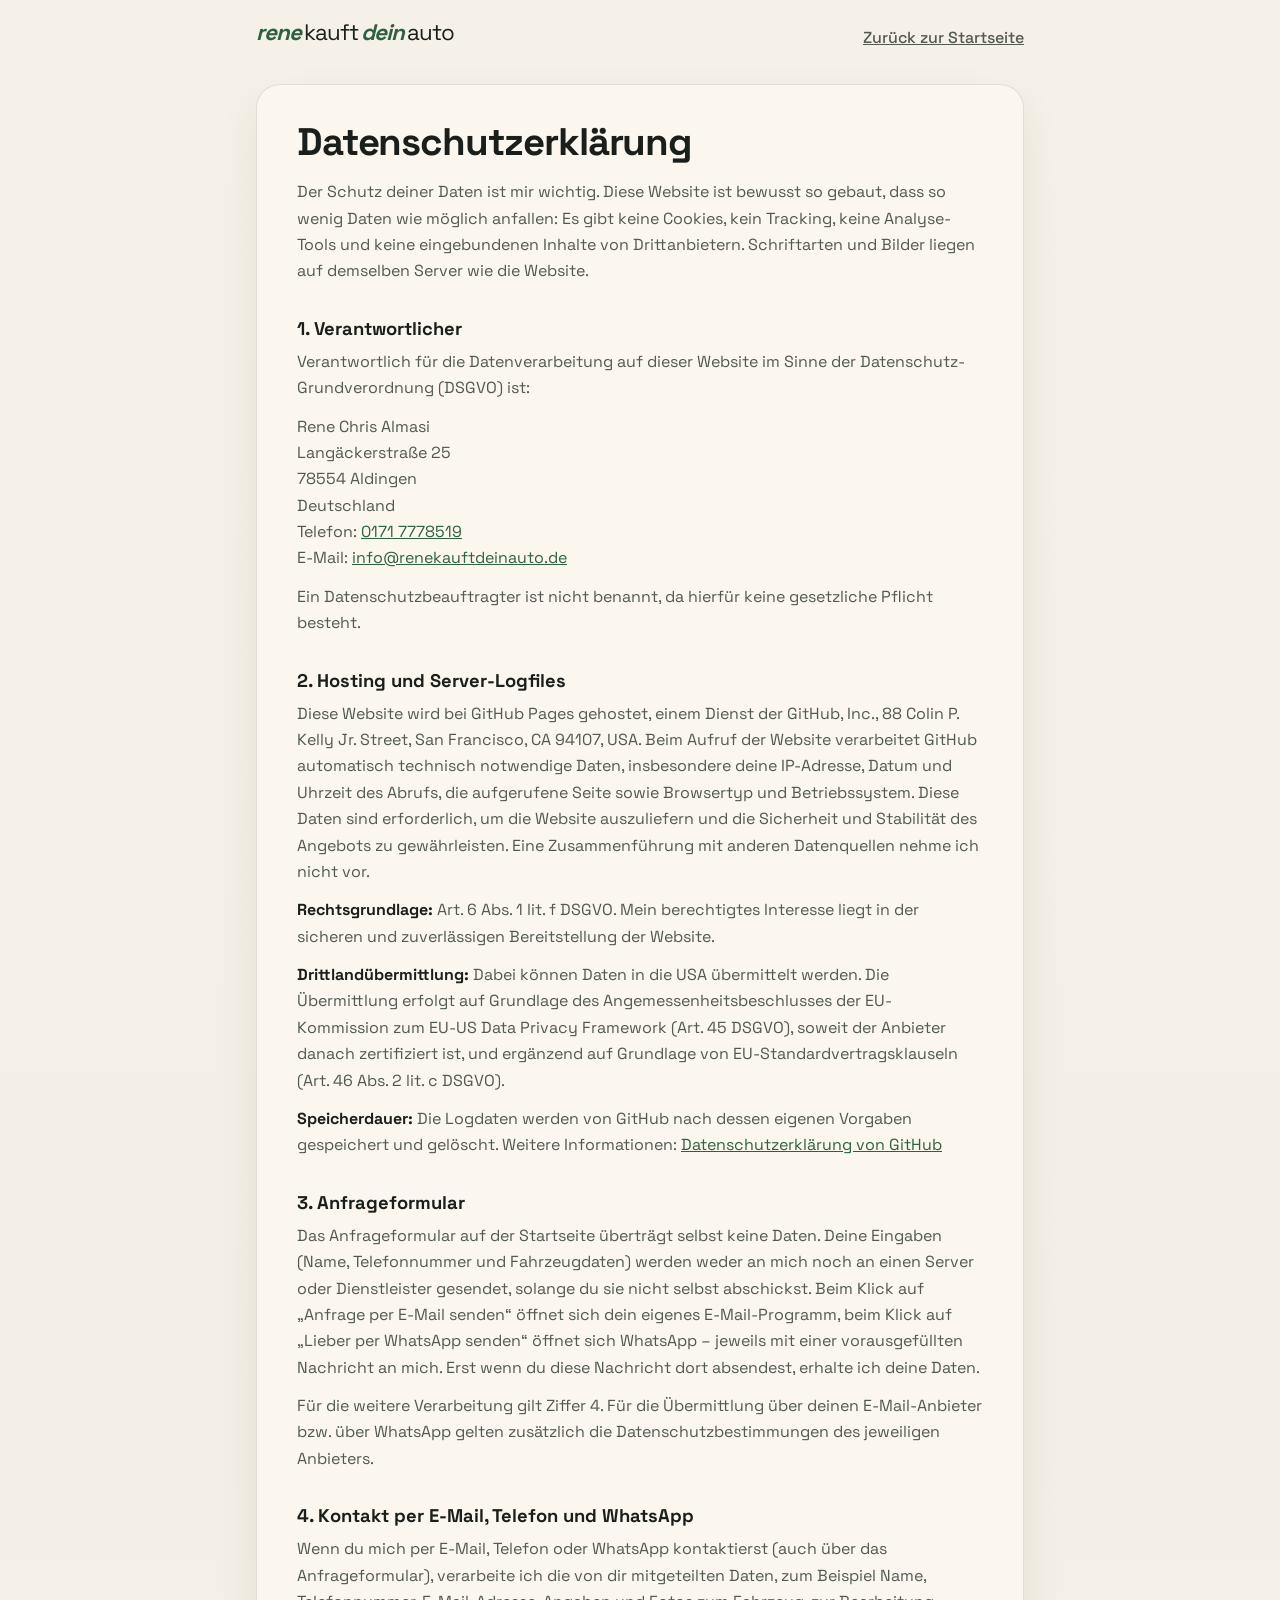
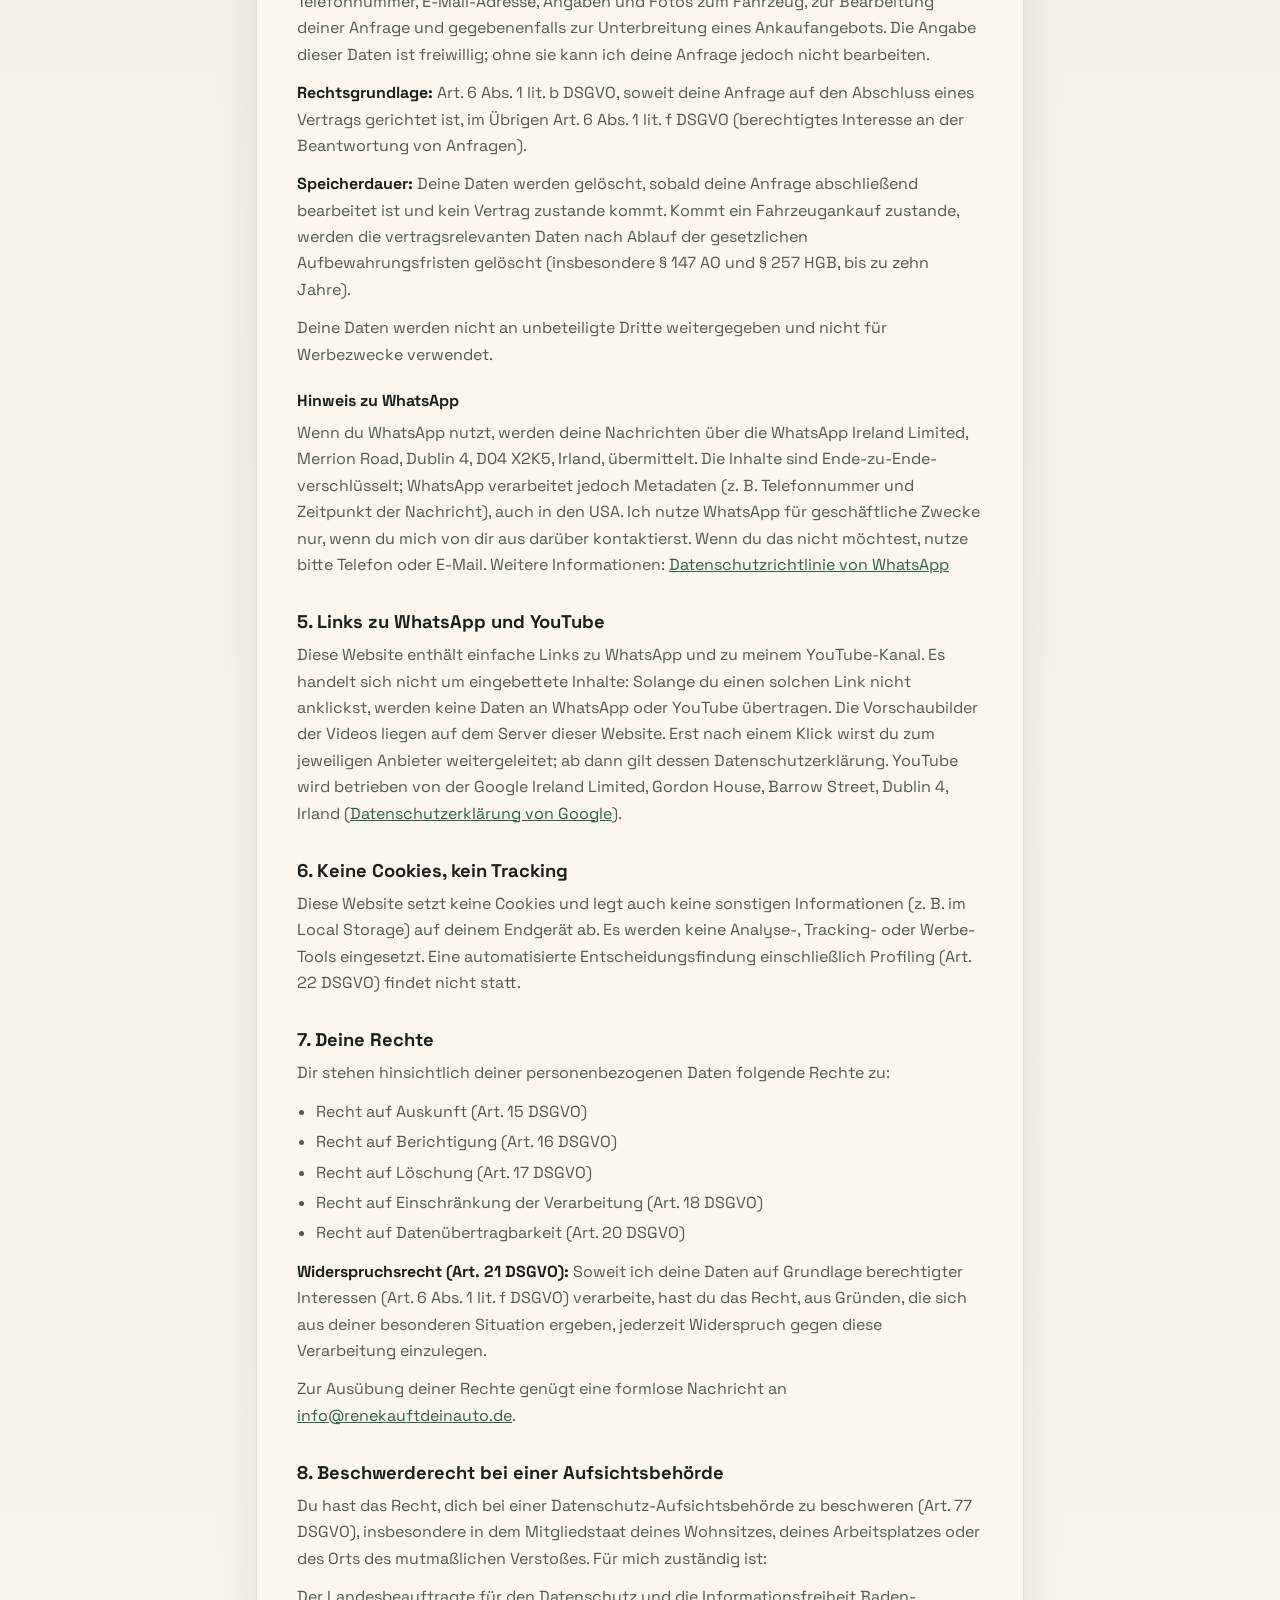
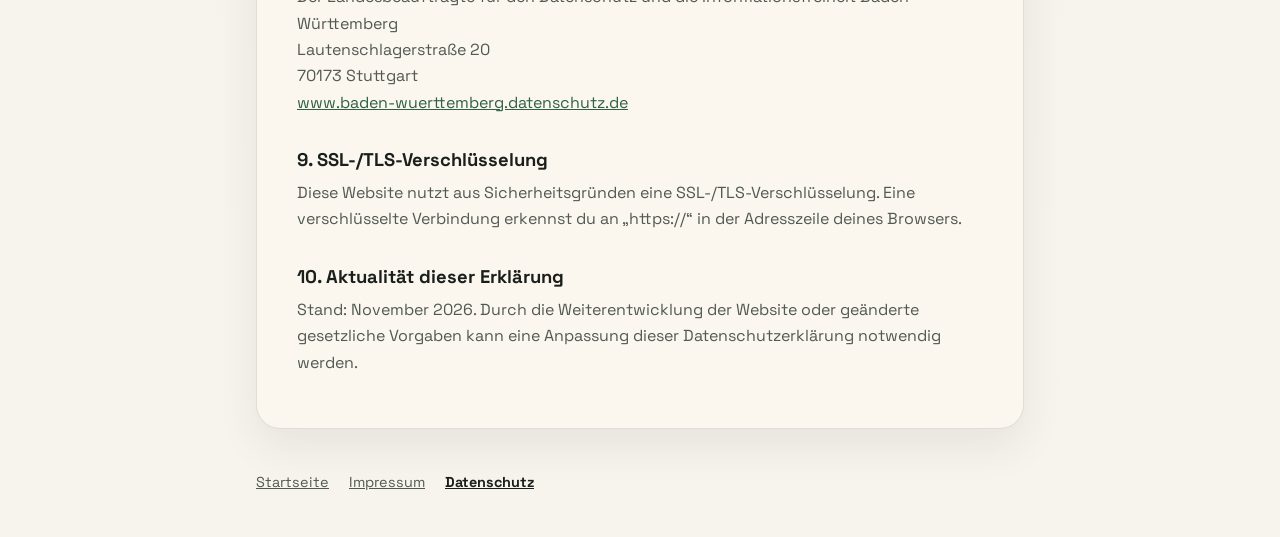
<file: datenschutz.html>
<!DOCTYPE html>
<html lang="de">
<head>
  <meta charset="UTF-8">
  <meta name="viewport" content="width=device-width, initial-scale=1.0">
  <meta http-equiv="Content-Security-Policy" content="default-src 'self'; script-src 'none'; style-src 'self'; img-src 'self' data:; font-src 'self'; connect-src 'none'; object-src 'none'; base-uri 'self'; form-action 'none'">
  <meta name="referrer" content="strict-origin-when-cross-origin">
  <title>Datenschutzerklärung | renekauftdeinauto</title>
  <meta name="description" content="Datenschutzerklärung von renekauftdeinauto.de.">
  <meta name="robots" content="index, follow">
  <meta name="theme-color" content="#57a774">
  <link rel="canonical" href="https://renekauftdeinauto.de/datenschutz.html">
  <link rel="icon" type="image/svg+xml" href="data:image/svg+xml,%3Csvg xmlns='http://www.w3.org/2000/svg' viewBox='0 0 32 32'%3E%3Crect width='32' height='32' rx='7' fill='%2357a774'/%3E%3Ctext x='50%25' y='55%25' text-anchor='middle' dominant-baseline='middle' fill='%23f7f2e8' font-family='Georgia' font-weight='700' font-size='20'%3ER%3C/text%3E%3C/svg%3E">
  <link rel="stylesheet" href="assets/css/fonts.css">
  <link rel="stylesheet" href="assets/css/legal.css">
</head>
<body>
  <header class="site-header">
    <div class="shell">
      <a href="./" class="logo" rel="home"><em>rene</em>kauft<em>dein</em>auto</a>
      <a href="./" class="back-link">Zurück zur Startseite</a>
    </div>
  </header>

  <main class="shell">
    <article class="legal">
      <h1>Datenschutzerklärung</h1>
      <p>Der Schutz deiner Daten ist mir wichtig. Diese Website ist bewusst so gebaut, dass so wenig Daten wie möglich anfallen: Es gibt keine Cookies, kein Tracking, keine Analyse-Tools und keine eingebundenen Inhalte von Drittanbietern. Schriftarten und Bilder liegen auf demselben Server wie die Website.</p>

      <h2 id="verantwortlicher">1. Verantwortlicher</h2>
      <p>Verantwortlich für die Datenverarbeitung auf dieser Website im Sinne der Datenschutz-Grundverordnung (DSGVO) ist:</p>
      <address>
        Rene Chris Almasi<br>
        Langäckerstraße 25<br>
        78554 Aldingen<br>
        Deutschland<br>
        Telefon: <a href="tel:+491717778519">0171 7778519</a><br>
        E-Mail: <a href="mailto:info@renekauftdeinauto.de">info@renekauftdeinauto.de</a>
      </address>
      <p>Ein Datenschutzbeauftragter ist nicht benannt, da hierfür keine gesetzliche Pflicht besteht.</p>

      <h2 id="hosting">2. Hosting und Server-Logfiles</h2>
      <p>Diese Website wird bei GitHub Pages gehostet, einem Dienst der GitHub, Inc., 88 Colin P. Kelly Jr. Street, San Francisco, CA 94107, USA. Beim Aufruf der Website verarbeitet GitHub automatisch technisch notwendige Daten, insbesondere deine IP-Adresse, Datum und Uhrzeit des Abrufs, die aufgerufene Seite sowie Browsertyp und Betriebssystem. Diese Daten sind erforderlich, um die Website auszuliefern und die Sicherheit und Stabilität des Angebots zu gewährleisten. Eine Zusammenführung mit anderen Datenquellen nehme ich nicht vor.</p>
      <p><strong>Rechtsgrundlage:</strong> Art. 6 Abs. 1 lit. f DSGVO. Mein berechtigtes Interesse liegt in der sicheren und zuverlässigen Bereitstellung der Website.</p>
      <p><strong>Drittlandübermittlung:</strong> Dabei können Daten in die USA übermittelt werden. Die Übermittlung erfolgt auf Grundlage des Angemessenheitsbeschlusses der EU-Kommission zum EU-US Data Privacy Framework (Art. 45 DSGVO), soweit der Anbieter danach zertifiziert ist, und ergänzend auf Grundlage von EU-Standardvertragsklauseln (Art. 46 Abs. 2 lit. c DSGVO).</p>
      <p><strong>Speicherdauer:</strong> Die Logdaten werden von GitHub nach dessen eigenen Vorgaben gespeichert und gelöscht. Weitere Informationen: <a href="https://docs.github.com/en/site-policy/privacy-policies/github-general-privacy-statement" rel="noopener noreferrer">Datenschutzerklärung von GitHub</a></p>

      <h2 id="anfrageformular">3. Anfrageformular</h2>
      <p>Das Anfrageformular auf der Startseite überträgt selbst keine Daten. Deine Eingaben (Name, Telefonnummer und Fahrzeugdaten) werden weder an mich noch an einen Server oder Dienstleister gesendet, solange du sie nicht selbst abschickst. Beim Klick auf „Anfrage per E-Mail senden“ öffnet sich dein eigenes E-Mail-Programm, beim Klick auf „Lieber per WhatsApp senden“ öffnet sich WhatsApp – jeweils mit einer vorausgefüllten Nachricht an mich. Erst wenn du diese Nachricht dort absendest, erhalte ich deine Daten.</p>
      <p>Für die weitere Verarbeitung gilt Ziffer 4. Für die Übermittlung über deinen E-Mail-Anbieter bzw. über WhatsApp gelten zusätzlich die Datenschutzbestimmungen des jeweiligen Anbieters.</p>

      <h2 id="kontakt">4. Kontakt per E-Mail, Telefon und WhatsApp</h2>
      <p>Wenn du mich per E-Mail, Telefon oder WhatsApp kontaktierst (auch über das Anfrageformular), verarbeite ich die von dir mitgeteilten Daten, zum Beispiel Name, Telefonnummer, E-Mail-Adresse, Angaben und Fotos zum Fahrzeug, zur Bearbeitung deiner Anfrage und gegebenenfalls zur Unterbreitung eines Ankaufangebots. Die Angabe dieser Daten ist freiwillig; ohne sie kann ich deine Anfrage jedoch nicht bearbeiten.</p>
      <p><strong>Rechtsgrundlage:</strong> Art. 6 Abs. 1 lit. b DSGVO, soweit deine Anfrage auf den Abschluss eines Vertrags gerichtet ist, im Übrigen Art. 6 Abs. 1 lit. f DSGVO (berechtigtes Interesse an der Beantwortung von Anfragen).</p>
      <p><strong>Speicherdauer:</strong> Deine Daten werden gelöscht, sobald deine Anfrage abschließend bearbeitet ist und kein Vertrag zustande kommt. Kommt ein Fahrzeugankauf zustande, werden die vertragsrelevanten Daten nach Ablauf der gesetzlichen Aufbewahrungsfristen gelöscht (insbesondere § 147 AO und § 257 HGB, bis zu zehn Jahre).</p>
      <p>Deine Daten werden nicht an unbeteiligte Dritte weitergegeben und nicht für Werbezwecke verwendet.</p>
      <h3>Hinweis zu WhatsApp</h3>
      <p>Wenn du WhatsApp nutzt, werden deine Nachrichten über die WhatsApp Ireland Limited, Merrion Road, Dublin 4, D04 X2K5, Irland, übermittelt. Die Inhalte sind Ende-zu-Ende-verschlüsselt; WhatsApp verarbeitet jedoch Metadaten (z.&nbsp;B. Telefonnummer und Zeitpunkt der Nachricht), auch in den USA. Ich nutze WhatsApp für geschäftliche Zwecke nur, wenn du mich von dir aus darüber kontaktierst. Wenn du das nicht möchtest, nutze bitte Telefon oder E-Mail. Weitere Informationen: <a href="https://www.whatsapp.com/legal/privacy-policy-eea" rel="noopener noreferrer">Datenschutzrichtlinie von WhatsApp</a></p>

      <h2 id="links">5. Links zu WhatsApp und YouTube</h2>
      <p>Diese Website enthält einfache Links zu WhatsApp und zu meinem YouTube-Kanal. Es handelt sich nicht um eingebettete Inhalte: Solange du einen solchen Link nicht anklickst, werden keine Daten an WhatsApp oder YouTube übertragen. Die Vorschaubilder der Videos liegen auf dem Server dieser Website. Erst nach einem Klick wirst du zum jeweiligen Anbieter weitergeleitet; ab dann gilt dessen Datenschutzerklärung. YouTube wird betrieben von der Google Ireland Limited, Gordon House, Barrow Street, Dublin 4, Irland (<a href="https://policies.google.com/privacy" rel="noopener noreferrer">Datenschutzerklärung von Google</a>).</p>

      <h2 id="cookies">6. Keine Cookies, kein Tracking</h2>
      <p>Diese Website setzt keine Cookies und legt auch keine sonstigen Informationen (z.&nbsp;B. im Local Storage) auf deinem Endgerät ab. Es werden keine Analyse-, Tracking- oder Werbe-Tools eingesetzt. Eine automatisierte Entscheidungsfindung einschließlich Profiling (Art. 22 DSGVO) findet nicht statt.</p>

      <h2 id="rechte">7. Deine Rechte</h2>
      <p>Dir stehen hinsichtlich deiner personenbezogenen Daten folgende Rechte zu:</p>
      <ul>
        <li>Recht auf Auskunft (Art. 15 DSGVO)</li>
        <li>Recht auf Berichtigung (Art. 16 DSGVO)</li>
        <li>Recht auf Löschung (Art. 17 DSGVO)</li>
        <li>Recht auf Einschränkung der Verarbeitung (Art. 18 DSGVO)</li>
        <li>Recht auf Datenübertragbarkeit (Art. 20 DSGVO)</li>
      </ul>
      <p><strong>Widerspruchsrecht (Art. 21 DSGVO):</strong> Soweit ich deine Daten auf Grundlage berechtigter Interessen (Art. 6 Abs. 1 lit. f DSGVO) verarbeite, hast du das Recht, aus Gründen, die sich aus deiner besonderen Situation ergeben, jederzeit Widerspruch gegen diese Verarbeitung einzulegen.</p>
      <p>Zur Ausübung deiner Rechte genügt eine formlose Nachricht an <a href="mailto:info@renekauftdeinauto.de">info@renekauftdeinauto.de</a>.</p>

      <h2 id="beschwerde">8. Beschwerderecht bei einer Aufsichtsbehörde</h2>
      <p>Du hast das Recht, dich bei einer Datenschutz-Aufsichtsbehörde zu beschweren (Art. 77 DSGVO), insbesondere in dem Mitgliedstaat deines Wohnsitzes, deines Arbeitsplatzes oder des Orts des mutmaßlichen Verstoßes. Für mich zuständig ist:</p>
      <address>
        Der Landesbeauftragte für den Datenschutz und die Informationsfreiheit Baden-Württemberg<br>
        Lautenschlagerstraße 20<br>
        70173 Stuttgart<br>
        <a href="https://www.baden-wuerttemberg.datenschutz.de/" rel="noopener noreferrer">www.baden-wuerttemberg.datenschutz.de</a>
      </address>

      <h2 id="verschluesselung">9. SSL-/TLS-Verschlüsselung</h2>
      <p>Diese Website nutzt aus Sicherheitsgründen eine SSL-/TLS-Verschlüsselung. Eine verschlüsselte Verbindung erkennst du an „https://“ in der Adresszeile deines Browsers.</p>

      <h2 id="stand">10. Aktualität dieser Erklärung</h2>
      <p>Stand: November 2026. Durch die Weiterentwicklung der Website oder geänderte gesetzliche Vorgaben kann eine Anpassung dieser Datenschutzerklärung notwendig werden.</p>
    </article>
  </main>

  <footer class="site-footer">
    <div class="shell">
      <nav aria-label="Rechtliches">
        <a href="./">Startseite</a>
        <a href="impressum.html">Impressum</a>
        <a href="datenschutz.html" aria-current="page">Datenschutz</a>
      </nav>
    </div>
  </footer>
</body>
</html>
</file>
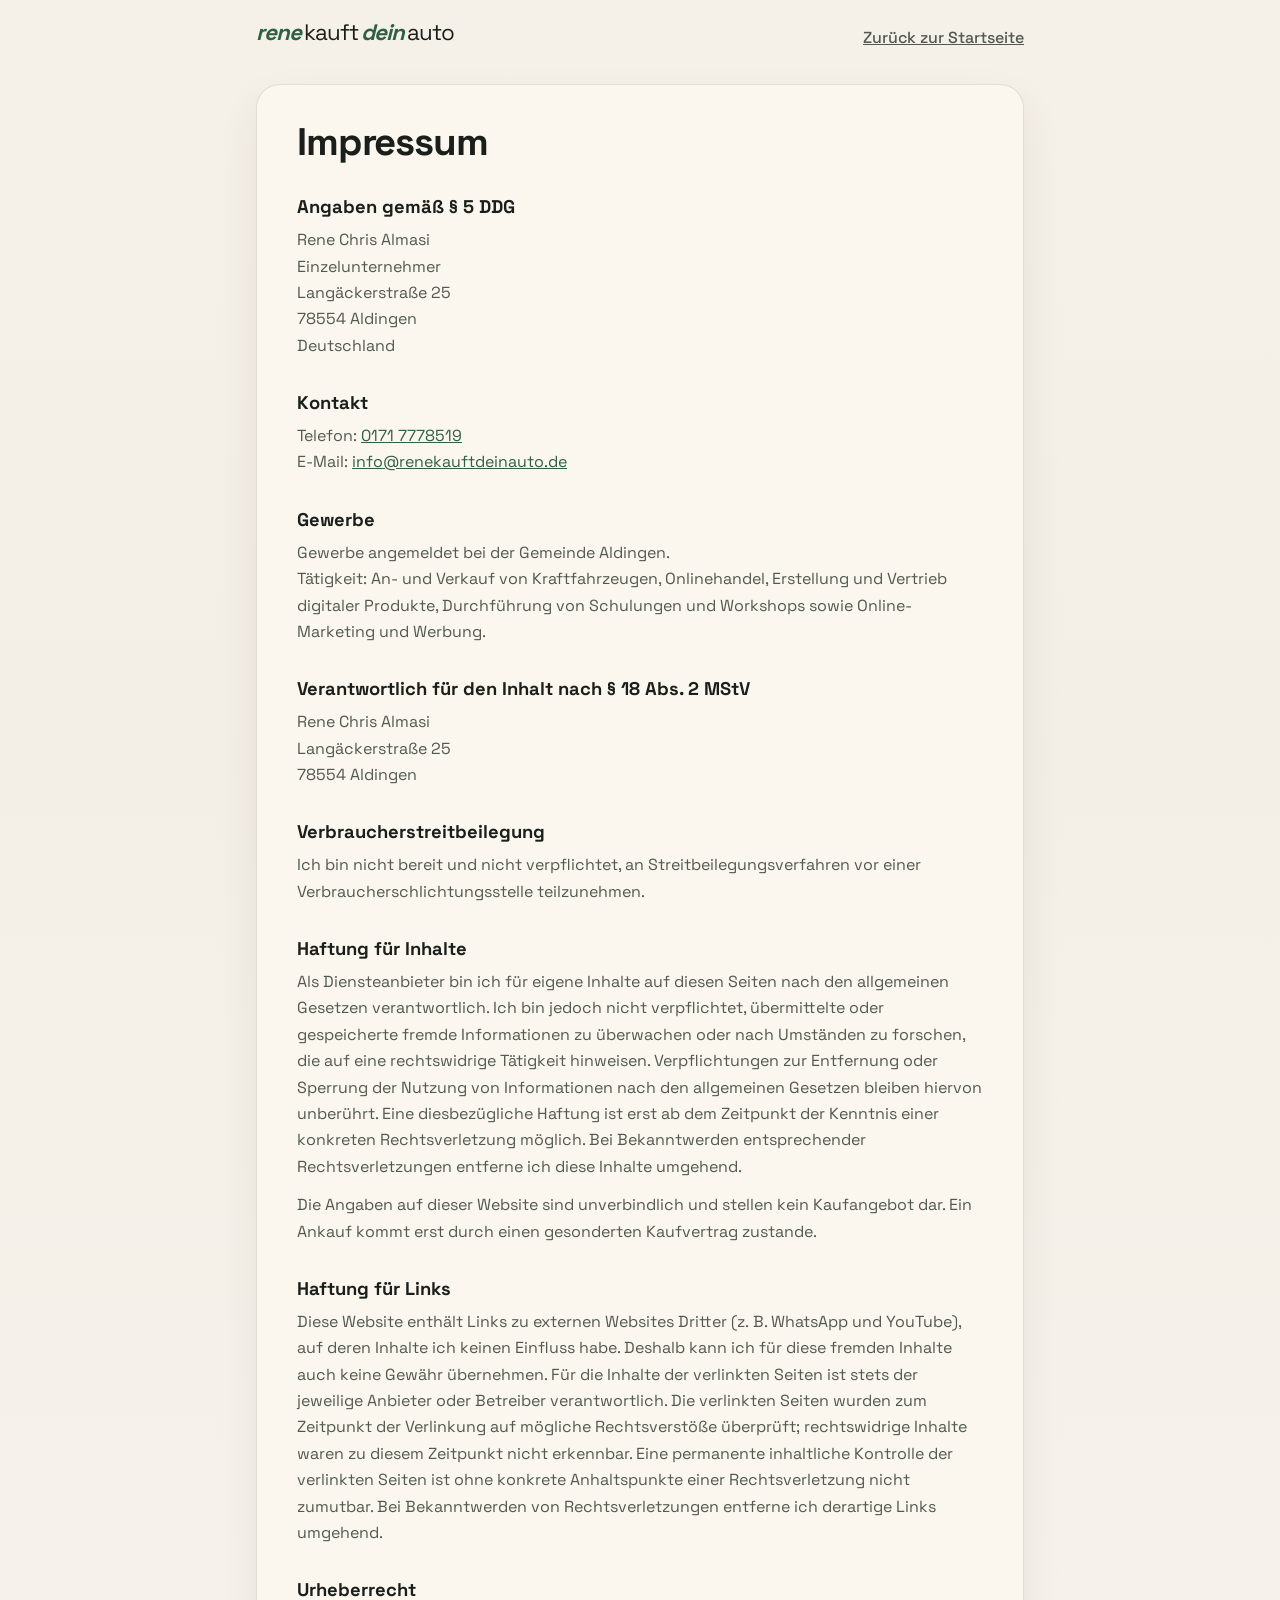
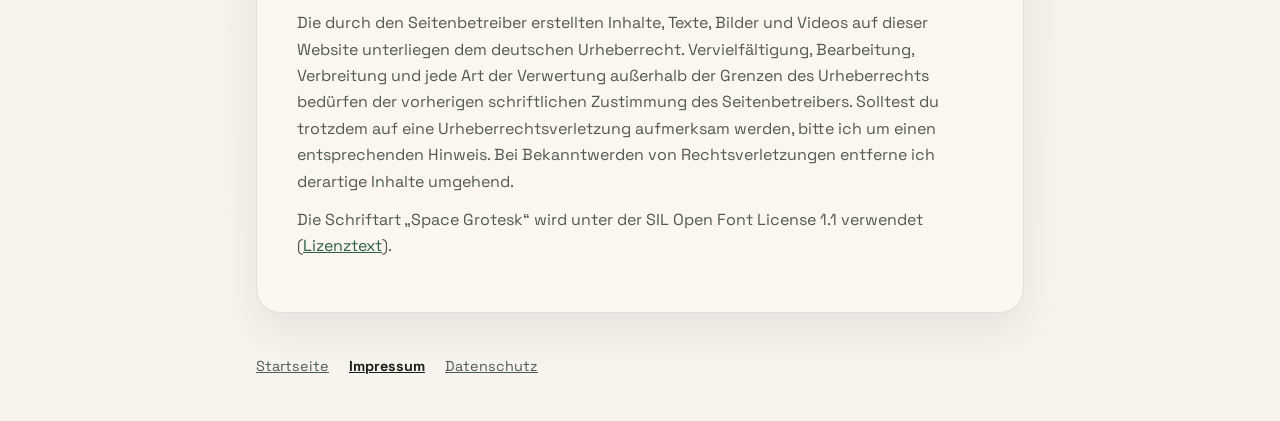
<file: impressum.html>
<!DOCTYPE html>
<html lang="de">
<head>
  <meta charset="UTF-8">
  <meta name="viewport" content="width=device-width, initial-scale=1.0">
  <meta http-equiv="Content-Security-Policy" content="default-src 'self'; script-src 'none'; style-src 'self'; img-src 'self' data:; font-src 'self'; connect-src 'none'; object-src 'none'; base-uri 'self'; form-action 'none'">
  <meta name="referrer" content="strict-origin-when-cross-origin">
  <title>Impressum | renekauftdeinauto</title>
  <meta name="description" content="Impressum von renekauftdeinauto.de – Rene Chris Almasi, Aldingen.">
  <meta name="robots" content="index, follow">
  <meta name="theme-color" content="#57a774">
  <link rel="canonical" href="https://renekauftdeinauto.de/impressum.html">
  <link rel="icon" type="image/svg+xml" href="data:image/svg+xml,%3Csvg xmlns='http://www.w3.org/2000/svg' viewBox='0 0 32 32'%3E%3Crect width='32' height='32' rx='7' fill='%2357a774'/%3E%3Ctext x='50%25' y='55%25' text-anchor='middle' dominant-baseline='middle' fill='%23f7f2e8' font-family='Georgia' font-weight='700' font-size='20'%3ER%3C/text%3E%3C/svg%3E">
  <link rel="stylesheet" href="assets/css/fonts.css">
  <link rel="stylesheet" href="assets/css/legal.css">
</head>
<body>
  <header class="site-header">
    <div class="shell">
      <a href="./" class="logo" rel="home"><em>rene</em>kauft<em>dein</em>auto</a>
      <a href="./" class="back-link">Zurück zur Startseite</a>
    </div>
  </header>

  <main class="shell">
    <article class="legal">
      <h1>Impressum</h1>

      <h2>Angaben gemäß § 5 DDG</h2>
      <address>
        Rene Chris Almasi<br>
        Einzelunternehmer<br>
        Langäckerstraße 25<br>
        78554 Aldingen<br>
        Deutschland
      </address>

      <h2>Kontakt</h2>
      <p>
        Telefon: <a href="tel:+491717778519">0171 7778519</a><br>
        E-Mail: <a href="mailto:info@renekauftdeinauto.de">info@renekauftdeinauto.de</a>
      </p>

      <h2>Gewerbe</h2>
      <p>Gewerbe angemeldet bei der Gemeinde Aldingen.<br>
      Tätigkeit: An- und Verkauf von Kraftfahrzeugen, Onlinehandel, Erstellung und Vertrieb digitaler Produkte, Durchführung von Schulungen und Workshops sowie Online-Marketing und Werbung.</p>

      <h2>Verantwortlich für den Inhalt nach § 18 Abs. 2 MStV</h2>
      <address>
        Rene Chris Almasi<br>
        Langäckerstraße 25<br>
        78554 Aldingen
      </address>

      <h2>Verbraucherstreitbeilegung</h2>
      <p>Ich bin nicht bereit und nicht verpflichtet, an Streitbeilegungsverfahren vor einer Verbraucherschlichtungsstelle teilzunehmen.</p>

      <h2>Haftung für Inhalte</h2>
      <p>Als Diensteanbieter bin ich für eigene Inhalte auf diesen Seiten nach den allgemeinen Gesetzen verantwortlich. Ich bin jedoch nicht verpflichtet, übermittelte oder gespeicherte fremde Informationen zu überwachen oder nach Umständen zu forschen, die auf eine rechtswidrige Tätigkeit hinweisen. Verpflichtungen zur Entfernung oder Sperrung der Nutzung von Informationen nach den allgemeinen Gesetzen bleiben hiervon unberührt. Eine diesbezügliche Haftung ist erst ab dem Zeitpunkt der Kenntnis einer konkreten Rechtsverletzung möglich. Bei Bekanntwerden entsprechender Rechtsverletzungen entferne ich diese Inhalte umgehend.</p>
      <p>Die Angaben auf dieser Website sind unverbindlich und stellen kein Kaufangebot dar. Ein Ankauf kommt erst durch einen gesonderten Kaufvertrag zustande.</p>

      <h2>Haftung für Links</h2>
      <p>Diese Website enthält Links zu externen Websites Dritter (z.&nbsp;B. WhatsApp und YouTube), auf deren Inhalte ich keinen Einfluss habe. Deshalb kann ich für diese fremden Inhalte auch keine Gewähr übernehmen. Für die Inhalte der verlinkten Seiten ist stets der jeweilige Anbieter oder Betreiber verantwortlich. Die verlinkten Seiten wurden zum Zeitpunkt der Verlinkung auf mögliche Rechtsverstöße überprüft; rechtswidrige Inhalte waren zu diesem Zeitpunkt nicht erkennbar. Eine permanente inhaltliche Kontrolle der verlinkten Seiten ist ohne konkrete Anhaltspunkte einer Rechtsverletzung nicht zumutbar. Bei Bekanntwerden von Rechtsverletzungen entferne ich derartige Links umgehend.</p>

      <h2>Urheberrecht</h2>
      <p>Die durch den Seitenbetreiber erstellten Inhalte, Texte, Bilder und Videos auf dieser Website unterliegen dem deutschen Urheberrecht. Vervielfältigung, Bearbeitung, Verbreitung und jede Art der Verwertung außerhalb der Grenzen des Urheberrechts bedürfen der vorherigen schriftlichen Zustimmung des Seitenbetreibers. Solltest du trotzdem auf eine Urheberrechtsverletzung aufmerksam werden, bitte ich um einen entsprechenden Hinweis. Bei Bekanntwerden von Rechtsverletzungen entferne ich derartige Inhalte umgehend.</p>
      <p>Die Schriftart „Space Grotesk“ wird unter der SIL Open Font License 1.1 verwendet (<a href="assets/fonts/OFL.txt">Lizenztext</a>).</p>
    </article>
  </main>

  <footer class="site-footer">
    <div class="shell">
      <nav aria-label="Rechtliches">
        <a href="./">Startseite</a>
        <a href="impressum.html" aria-current="page">Impressum</a>
        <a href="datenschutz.html">Datenschutz</a>
      </nav>
    </div>
  </footer>
</body>
</html>
</file>
<file: assets/css/fonts.css>
/*
 * Space Grotesk (variable, 300–700), self-hosted.
 * Licensed under the SIL Open Font License 1.1, see ../fonts/OFL.txt.
 * Self-hosting avoids any request to third-party font servers.
 */

@font-face {
  font-family: "Space Grotesk";
  font-style: normal;
  font-display: swap;
  font-weight: 300 700;
  src: url("../fonts/space-grotesk-latin-ext-wght-normal.woff2") format("woff2-variations"),
       url("../fonts/space-grotesk-latin-ext-wght-normal.woff2") format("woff2");
  unicode-range: U+0100-02BA, U+02BD-02C5, U+02C7-02CC, U+02CE-02D7, U+02DD-02FF, U+0304, U+0308, U+0329, U+1D00-1DBF, U+1E00-1E9F, U+1EF2-1EFF, U+2020, U+20A0-20AB, U+20AD-20C0, U+2113, U+2C60-2C7F, U+A720-A7FF;
}

@font-face {
  font-family: "Space Grotesk";
  font-style: normal;
  font-display: swap;
  font-weight: 300 700;
  src: url("../fonts/space-grotesk-latin-wght-normal.woff2") format("woff2-variations"),
       url("../fonts/space-grotesk-latin-wght-normal.woff2") format("woff2");
  unicode-range: U+0000-00FF, U+0131, U+0152-0153, U+02BB-02BC, U+02C6, U+02DA, U+02DC, U+0304, U+0308, U+0329, U+2000-206F, U+20AC, U+2122, U+2191, U+2193, U+2212, U+2215, U+FEFF, U+FFFD;
}
</file>
<file: assets/css/legal.css>
/* Shared styles for the legal pages (impressum.html, datenschutz.html). */

*, *::before, *::after { box-sizing: border-box; }

:root {
  --bg: #f4efe6;
  --surface: #fbf7ef;
  --ink: #1b1f1b;
  --ink-soft: #515951;
  --ink-muted: #757d75;
  --line: rgba(31, 44, 33, 0.12);
  --accent: #57a774;
  --accent-contrast: #2f6042;
  --shadow-soft: 0 18px 40px rgba(46, 43, 36, 0.08);
  --max: 48rem;
  --font-body: "Space Grotesk", "Segoe UI", sans-serif;
}

html {
  font-size: 16px;
}

body {
  margin: 0;
  min-width: 320px;
  font-family: var(--font-body);
  color: var(--ink);
  background: linear-gradient(180deg, #f6f1e8 0%, var(--bg) 38%, #f7f4ee 100%);
  line-height: 1.65;
  -webkit-font-smoothing: antialiased;
}

:focus-visible {
  outline: 2px solid var(--accent);
  outline-offset: 3px;
  border-radius: 0.5rem;
}

.shell {
  width: min(100% - 2rem, var(--max));
  margin-inline: auto;
}

.site-header {
  padding-block: 1rem;
}

.site-header .shell {
  display: flex;
  flex-wrap: wrap;
  align-items: center;
  justify-content: space-between;
  gap: 0.5rem 1rem;
}

.logo {
  display: inline-flex;
  align-items: baseline;
  gap: 0.15rem;
  min-height: 2.75rem;
  padding-block: 0.35rem;
  color: var(--ink);
  text-decoration: none;
  font-size: 1.4rem;
  line-height: 1;
  letter-spacing: -0.04em;
}

.logo em {
  color: var(--accent-contrast);
  font-style: italic;
  font-weight: 700;
}

.back-link {
  color: var(--ink-soft);
  font-weight: 500;
}

.legal {
  margin-block: 0.5rem 2rem;
  padding: 1.5rem 1.25rem 2rem;
  border: 1px solid var(--line);
  border-radius: 1.5rem;
  background: var(--surface);
  box-shadow: var(--shadow-soft);
}

.legal h1 {
  margin: 0 0 1rem;
  font-size: clamp(1.8rem, 5vw, 2.4rem);
  line-height: 1.1;
  letter-spacing: -0.03em;
}

.legal h2 {
  margin: 2rem 0 0.5rem;
  font-size: 1.15rem;
  line-height: 1.3;
  scroll-margin-top: 1rem;
}

.legal h3 {
  margin: 1.25rem 0 0.35rem;
  font-size: 1rem;
}

.legal p,
.legal li,
.legal address {
  margin: 0 0 0.75rem;
  color: var(--ink-soft);
  overflow-wrap: anywhere;
}

.legal address {
  font-style: normal;
}

.legal ul {
  margin: 0 0 0.75rem;
  padding-left: 1.2rem;
}

.legal li {
  margin-bottom: 0.25rem;
}

.legal a {
  color: var(--accent-contrast);
}

.legal strong {
  color: var(--ink);
}

.site-footer {
  padding-block: 0 2rem;
  color: var(--ink-muted);
  font-size: 0.9rem;
}

.site-footer nav {
  display: flex;
  flex-wrap: wrap;
  gap: 0.25rem 1.25rem;
}

.site-footer a {
  display: inline-flex;
  align-items: center;
  min-height: 2.75rem;
  color: var(--ink-soft);
}

.site-footer a[aria-current="page"] {
  color: var(--ink);
  font-weight: 700;
}

@media (min-width: 720px) {
  .legal {
    padding: 2.25rem 2.5rem 2.5rem;
  }
}
</file>
